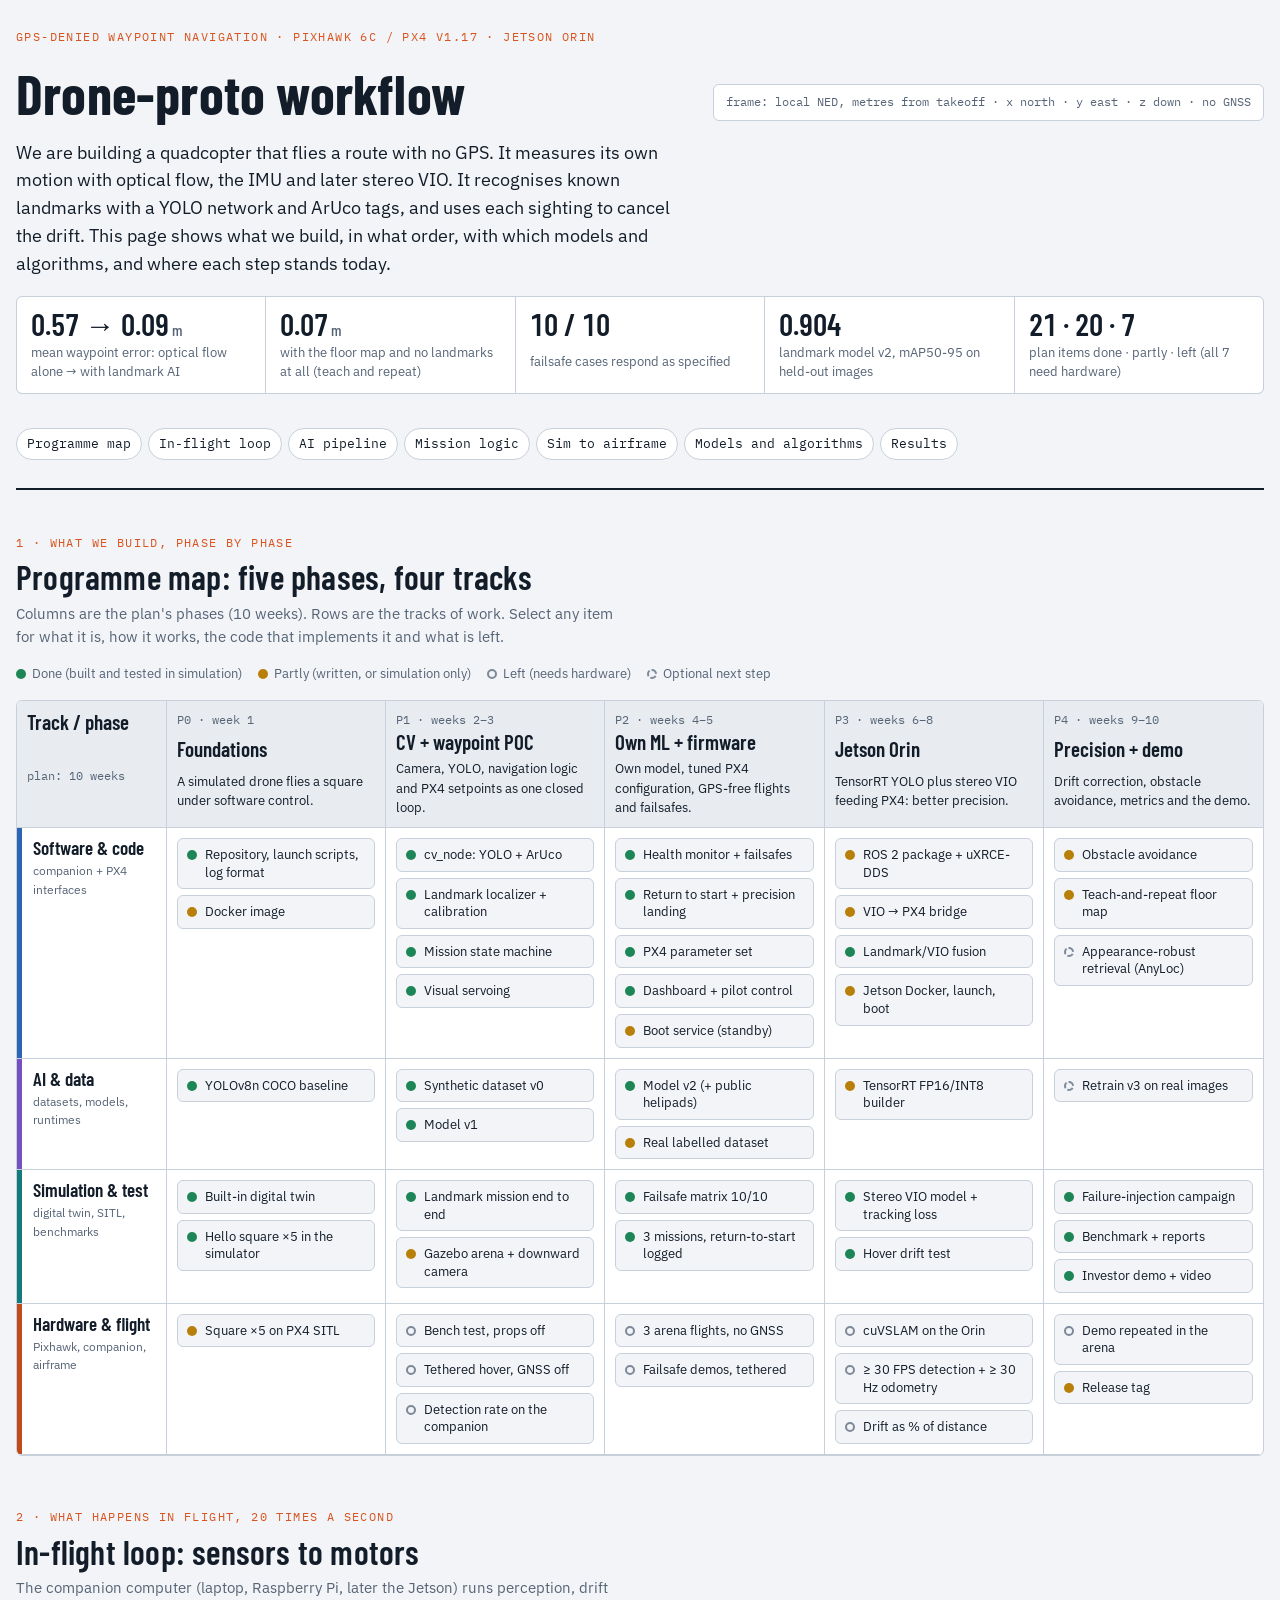
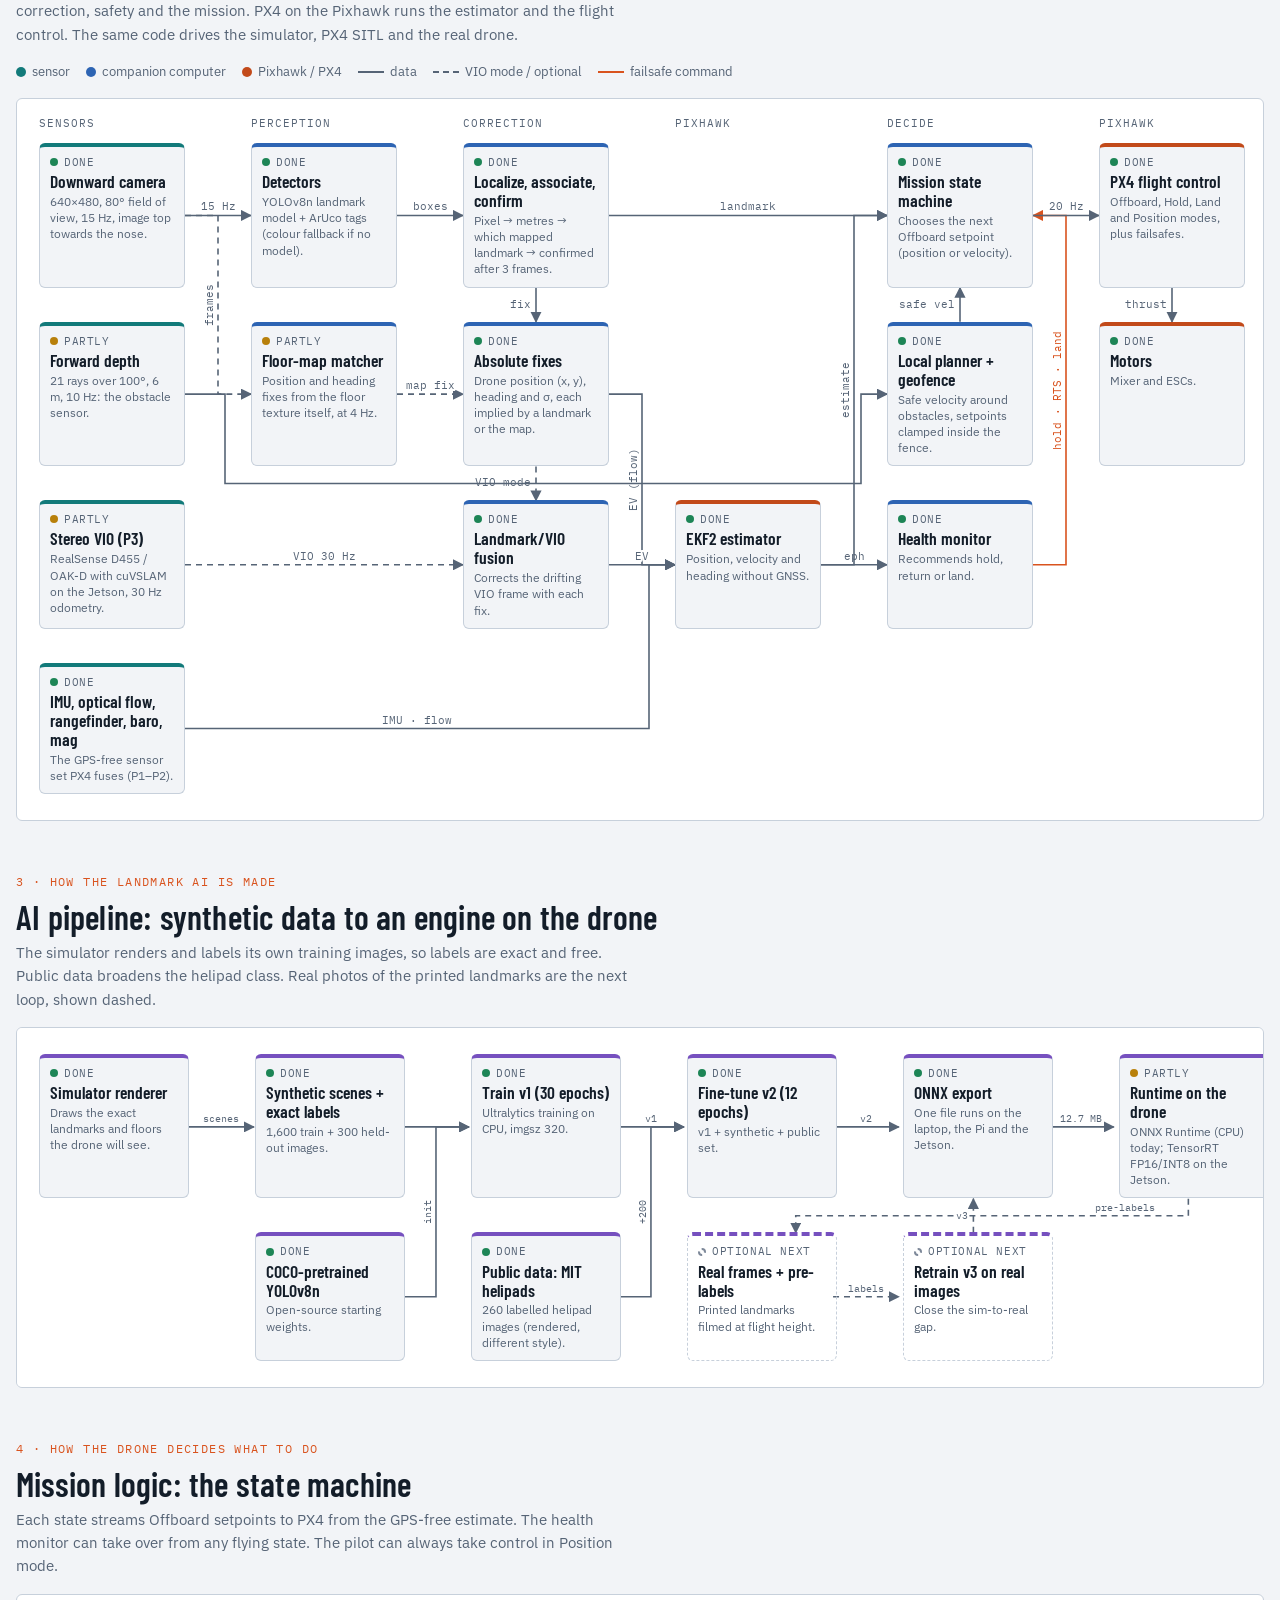
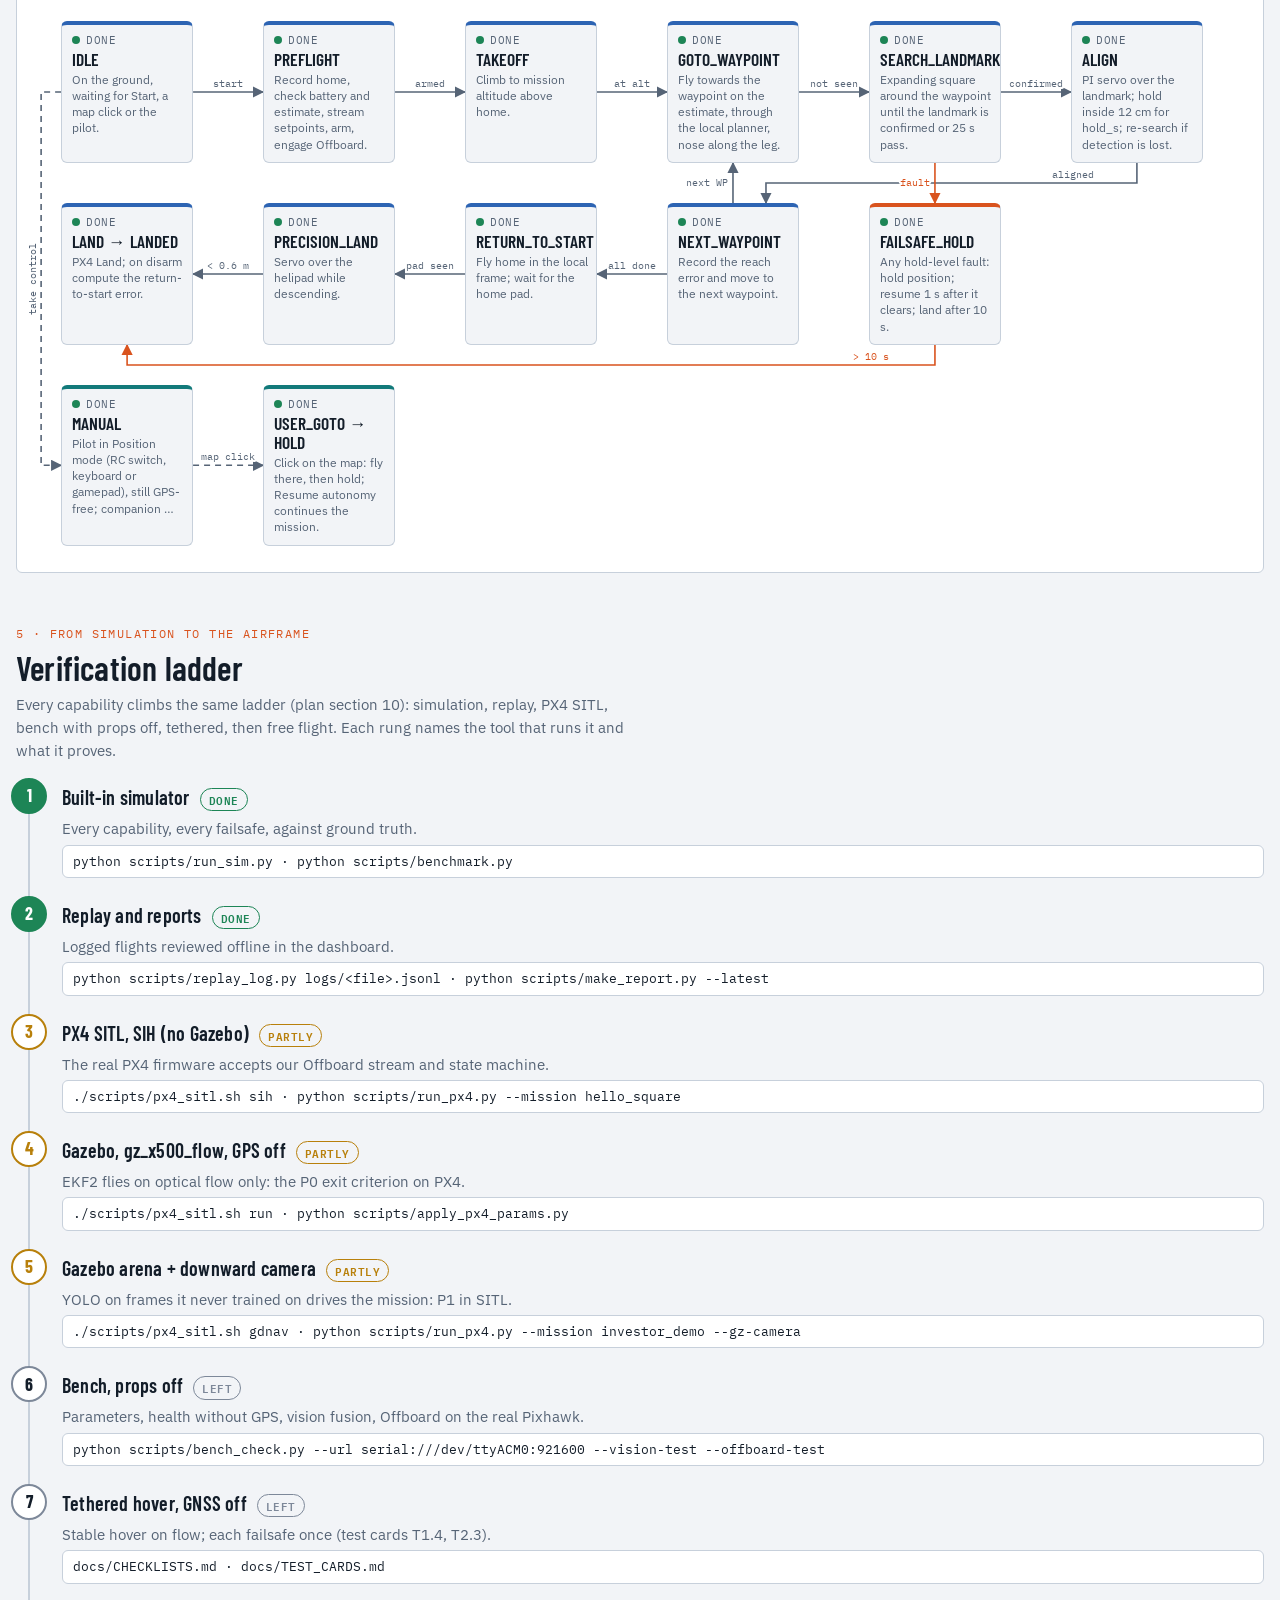
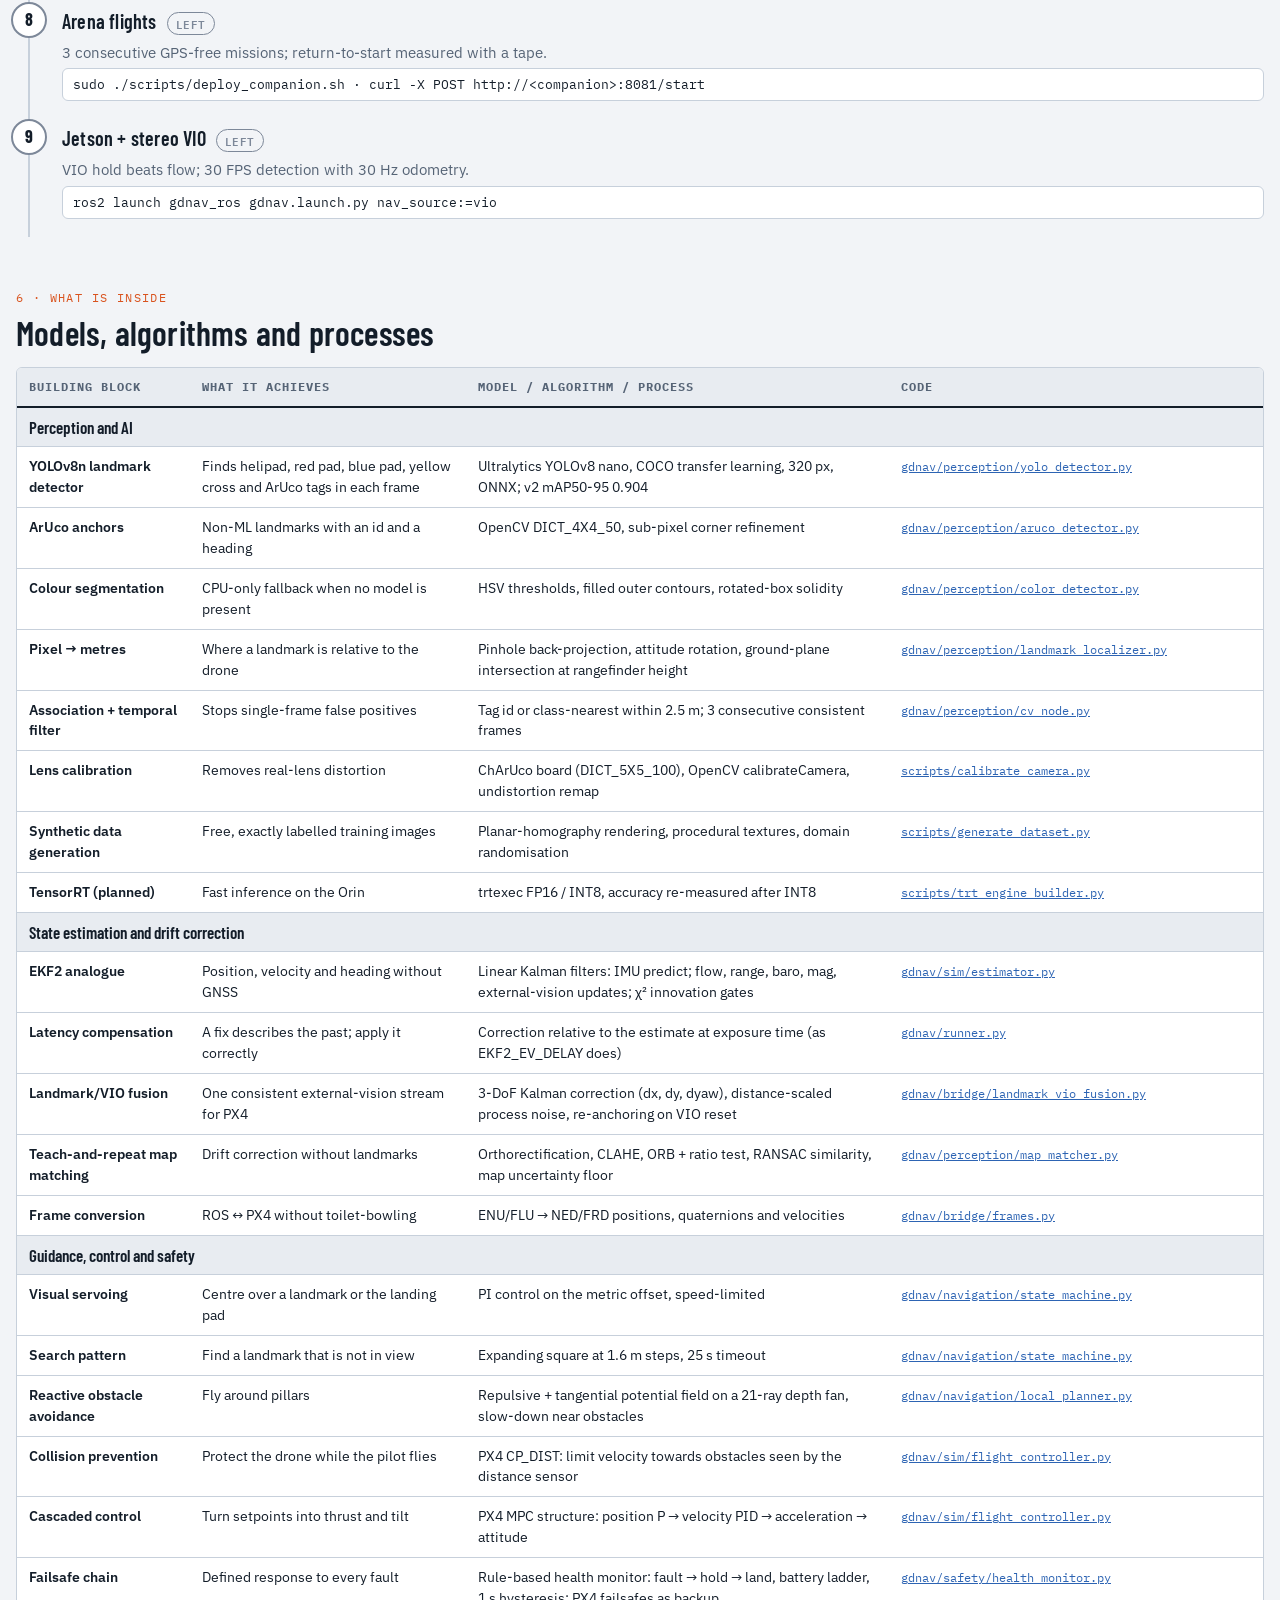
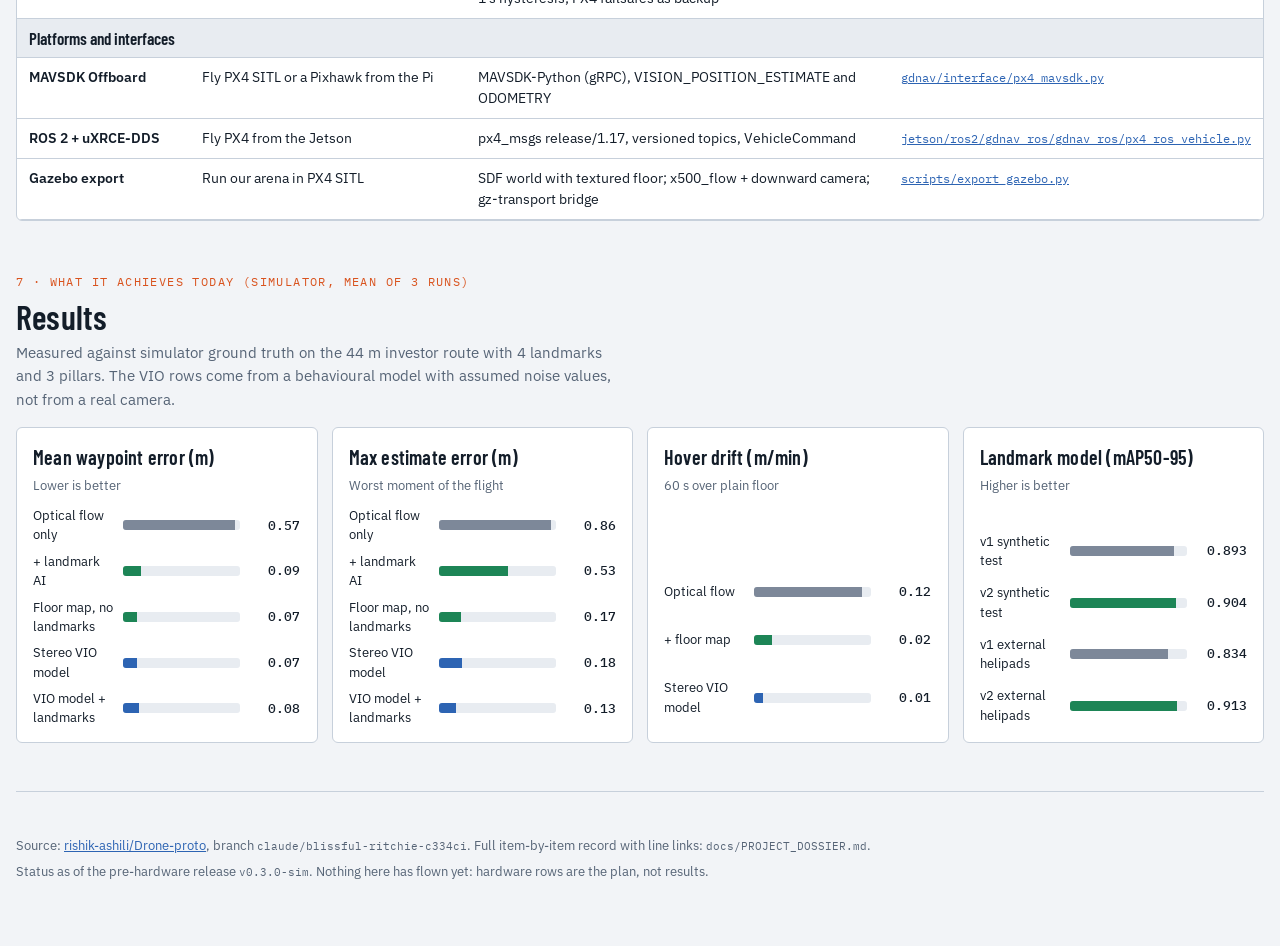
<file: docs/workflow.html>
<!doctype html>
<!-- Standalone copy of the interactive workflow map. Open this file in a browser. -->
<html lang="en">
<head>
<meta charset="utf-8">
<meta name="viewport" content="width=device-width, initial-scale=1, viewport-fit=cover">
</head>
<body>
<title>Drone-proto Workflow</title>
<meta name="claude:viewport-fit-sides" content="cover">
<link rel="preconnect" href="https://fonts.googleapis.com">
<link rel="preconnect" href="https://fonts.gstatic.com" crossorigin>
<link rel="stylesheet" href="https://fonts.googleapis.com/css2?family=Barlow+Condensed:wght@500;600;700&family=IBM+Plex+Sans:wght@400;500;600&family=IBM+Plex+Mono:wght@400;500&display=swap">
<style>
/* Layout: a flight-test engineering sheet. Wide diagram bands with an instrument-panel feel,
   numbered sections only where the order is real (phases, verification ladder). */
:root {
  --bg: #f2f4f7;
  --surface: #ffffff;
  --surface-2: #e8ecf1;
  --ink: #131d29;
  --muted: #566476;
  --line: #c7d0db;
  --accent: #d9531e;          /* hi-vis orange, as on airframes and safety gear */
  --accent-soft: #fbe3d7;
  --done: #1d8556;
  --partly: #b8800b;
  --left: #7d8899;
  --code: #2d64b3;
  --ai: #7650bf;
  --sim: #127a7a;
  --hw: #c24a1a;
  --font-display: "Barlow Condensed", "Arial Narrow", "Roboto Condensed", sans-serif;
  --font-body: "IBM Plex Sans", "Segoe UI", Roboto, Helvetica, Arial, sans-serif;
  --font-mono: "IBM Plex Mono", ui-monospace, SFMono-Regular, Menlo, Consolas, monospace;
  --radius: 6px;
}
@media (prefers-color-scheme: dark) {
  :root:not([data-theme="light"]) {
    --bg: #0d131a; --surface: #151e28; --surface-2: #1c2733; --ink: #e3e9f0; --muted: #94a2b3;
    --line: #2b3847; --accent: #ff7b40; --accent-soft: #3a2318; --done: #3cc283; --partly: #e3ad3c;
    --left: #6f7b8c; --code: #6aa0ef; --ai: #a989ec; --sim: #3fc0bf; --hw: #ff8a55; color-scheme: dark;
  }
}
:root[data-theme="dark"] {
  --bg: #0d131a; --surface: #151e28; --surface-2: #1c2733; --ink: #e3e9f0; --muted: #94a2b3;
  --line: #2b3847; --accent: #ff7b40; --accent-soft: #3a2318; --done: #3cc283; --partly: #e3ad3c;
  --left: #6f7b8c; --code: #6aa0ef; --ai: #a989ec; --sim: #3fc0bf; --hw: #ff8a55; color-scheme: dark;
}
* { box-sizing: border-box; }
body { background: var(--bg); color: var(--ink); font-family: var(--font-body); font-size: 15px; line-height: 1.55; margin: 0; }
.wrap { max-width: 1280px; margin: 0 auto; padding-left: max(16px, env(safe-area-inset-left, 0px)); padding-right: max(16px, env(safe-area-inset-right, 0px)); padding-block: 28px 64px; }
h1, h2, h3 { font-family: var(--font-display); text-wrap: balance; margin: 0; letter-spacing: .2px; }
h1 { font-size: clamp(34px, 6vw, 56px); font-weight: 700; line-height: 1; }
h2 { font-size: clamp(26px, 3.4vw, 34px); font-weight: 600; line-height: 1.1; }
h3 { font-size: 20px; font-weight: 600; }
p { margin: 0; max-width: 68ch; }
a { color: var(--code); }
[hidden] { display: none !important; }
code, .mono { font-family: var(--font-mono); font-size: .86em; }
.eyebrow { font-family: var(--font-mono); font-size: 12px; letter-spacing: 1.4px; text-transform: uppercase; color: var(--accent); }
.muted { color: var(--muted); }

/* header */
.hero { display: grid; gap: 18px; padding-bottom: 28px; border-bottom: 2px solid var(--ink); }
.hero-top { display: flex; flex-wrap: wrap; gap: 12px 28px; align-items: end; justify-content: space-between; }
.hero p.lede { font-size: 18px; max-width: 62ch; }
.frame-note { font-family: var(--font-mono); font-size: 12px; color: var(--muted); border: 1px solid var(--line); border-radius: var(--radius); padding: 8px 12px; background: var(--surface); }
.kpis { display: grid; grid-template-columns: repeat(auto-fit, minmax(170px, 1fr)); gap: 1px; background: var(--line); border: 1px solid var(--line); border-radius: var(--radius); overflow: hidden; }
.kpi { background: var(--surface); padding: 12px 14px; display: grid; gap: 2px; min-width: 0; }
.kpi b { font-family: var(--font-display); font-size: 30px; font-weight: 600; font-variant-numeric: tabular-nums; line-height: 1.05; }
.kpi span { font-size: 12.5px; color: var(--muted); }
.kpi b small { font-size: 16px; color: var(--muted); font-weight: 500; }

nav.toc { display: flex; flex-wrap: wrap; gap: 6px; padding-block: 16px 0; }
nav.toc a { font-family: var(--font-mono); font-size: 12.5px; text-decoration: none; color: var(--ink); border: 1px solid var(--line); background: var(--surface); padding: 5px 10px; border-radius: 999px; }
nav.toc a:hover, nav.toc a:focus-visible { border-color: var(--accent); color: var(--accent); outline: none; }

section.band { padding-block: 44px 8px; display: grid; gap: 16px; scroll-margin-top: 12px; }
.band-head { display: grid; gap: 6px; }
.legend { display: flex; flex-wrap: wrap; gap: 8px 16px; font-size: 13px; color: var(--muted); align-items: center; }
.legend i { display: inline-block; width: 10px; height: 10px; border-radius: 50%; margin-right: 6px; vertical-align: -1px; }
.legend .ln { display: inline-block; width: 26px; height: 0; border-top: 2px solid var(--muted); margin-right: 6px; vertical-align: 3px; }
.legend .ln.dash { border-top-style: dashed; }
.legend .ln.alert { border-top-color: var(--accent); }
.s-done { background: var(--done); } .s-partly { background: var(--partly); } .s-left { background: transparent; border: 2px solid var(--left); }
.s-next { background: transparent; border: 2px dashed var(--left); }

/* programme map */
.prog-scroll { overflow-x: auto; border: 1px solid var(--line); border-radius: var(--radius); background: var(--surface); }
.prog { display: grid; grid-template-columns: 150px repeat(5, minmax(190px, 1fr)); min-width: 1100px; }
.prog > div { border-right: 1px solid var(--line); border-bottom: 1px solid var(--line); padding: 10px; min-width: 0; }
.prog > div:nth-child(6n) { border-right: 0; }
.prog .ph { background: var(--surface-2); display: grid; gap: 2px; }
.prog .ph b { font-family: var(--font-display); font-size: 21px; font-weight: 600; line-height: 1.05; }
.prog .ph span { font-family: var(--font-mono); font-size: 11.5px; color: var(--muted); }
.prog .ph .goal { font-family: var(--font-body); font-size: 12.5px; color: var(--ink); margin-top: 4px; }
.prog .lane { display: grid; align-content: start; gap: 4px; position: relative; padding-left: 16px; }
.prog .lane::before { content: ""; position: absolute; left: 0; top: 0; bottom: 0; width: 5px; background: var(--lane); }
.prog .lane b { font-family: var(--font-display); font-size: 19px; font-weight: 600; line-height: 1.05; }
.prog .lane span { font-size: 12px; color: var(--muted); }
.cell { display: grid; align-content: start; gap: 6px; }
.chip { display: flex; gap: 8px; align-items: flex-start; text-align: left; width: 100%; font: inherit; font-size: 13px; line-height: 1.35; color: var(--ink); background: var(--bg); border: 1px solid var(--line); border-radius: var(--radius); padding: 7px 9px; cursor: pointer; }
.chip:hover { border-color: var(--ink); }
.chip:focus-visible, .node:focus-visible { outline: 2px solid var(--accent); outline-offset: 2px; }
.chip i { flex: none; width: 10px; height: 10px; border-radius: 50%; margin-top: 4px; }
.chip.sel, .node.sel { border-color: var(--accent); box-shadow: 0 0 0 2px var(--accent-soft); }

/* diagrams */
.dg-scroll { overflow-x: auto; border: 1px solid var(--line); border-radius: var(--radius); background: var(--surface); }
.dg { position: relative; display: grid; padding: 26px 22px; justify-content: start; }
.dg svg.edges { position: absolute; inset: 0; width: 100%; height: 100%; pointer-events: none; overflow: visible; }
.dg .edge { fill: none; stroke: var(--muted); stroke-width: 1.6; }
.dg .edge.dash { stroke-dasharray: 6 5; }
.dg .edge.alert { stroke: var(--accent); }
.dg .elabel { font-family: var(--font-mono); font-size: 10.5px; fill: var(--muted); paint-order: stroke; stroke: var(--surface); stroke-width: 4px; stroke-linejoin: round; }
.dg .elabel.alert { fill: var(--accent); }
.dg .marker { fill: var(--muted); } .dg .marker.alert { fill: var(--accent); }
.node { position: relative; z-index: 1; text-align: left; font: inherit; color: var(--ink); background: var(--bg); border: 1px solid var(--line); border-top: 4px solid var(--kind, var(--line)); border-radius: var(--radius); padding: 8px 10px 9px; cursor: pointer; display: grid; gap: 3px; align-content: start; min-width: 0; }
.node:hover { border-color: var(--ink); border-top-color: var(--kind, var(--ink)); }
.node b { font-family: var(--font-display); font-size: 17.5px; font-weight: 600; line-height: 1.08; }
.node span { font-size: 12px; color: var(--muted); line-height: 1.35; }
.node .tag { font-family: var(--font-mono); font-size: 10.5px; letter-spacing: .6px; text-transform: uppercase; color: var(--muted); display: flex; align-items: center; gap: 6px; }
.node .tag i { width: 8px; height: 8px; border-radius: 50%; }
.node.future { border-style: dashed; background: transparent; }
.k-sensor { --kind: var(--sim); } .k-companion { --kind: var(--code); } .k-px4 { --kind: var(--hw); } .k-ai { --kind: var(--ai); }
.k-state { --kind: var(--code); } .k-fail { --kind: var(--accent); } .k-op { --kind: var(--sim); }
.grouplabel { position: absolute; z-index: 0; font-family: var(--font-mono); font-size: 11px; letter-spacing: 1px; text-transform: uppercase; color: var(--muted); }

/* ladder */
.ladder { display: grid; gap: 0; border-left: 2px solid var(--line); margin-left: 12px; }
.rung { display: grid; grid-template-columns: 34px minmax(0, 1fr); gap: 14px; padding: 0 0 18px; position: relative; }
.rung .num { position: relative; left: -19px; width: 36px; height: 36px; border-radius: 50%; display: grid; place-items: center; font-family: var(--font-display); font-weight: 700; font-size: 18px; background: var(--surface); border: 2px solid var(--left); color: var(--ink); }
.rung.done .num { background: var(--done); border-color: var(--done); color: var(--surface); }
.rung.partly .num { border-color: var(--partly); color: var(--partly); }
.rung .body { display: grid; gap: 4px; padding-top: 4px; margin-left: -16px; }
.rung .body h3 { display: flex; flex-wrap: wrap; gap: 6px 10px; align-items: baseline; }
.pill { font-family: var(--font-mono); font-size: 11px; letter-spacing: .5px; text-transform: uppercase; padding: 2px 8px; border-radius: 999px; border: 1px solid currentColor; }
.pill.done { color: var(--done); } .pill.partly { color: var(--partly); } .pill.left { color: var(--left); }
.rung .cmd { font-family: var(--font-mono); font-size: 12.5px; background: var(--surface); border: 1px solid var(--line); border-radius: var(--radius); padding: 6px 10px; overflow-x: auto; white-space: nowrap; max-width: 100%; }

/* catalogue */
.cat-scroll { overflow-x: auto; border: 1px solid var(--line); border-radius: var(--radius); background: var(--surface); }
table.cat { border-collapse: collapse; width: 100%; min-width: 860px; font-size: 13.5px; }
table.cat th { text-align: left; font-family: var(--font-mono); font-size: 11.5px; letter-spacing: 1px; text-transform: uppercase; color: var(--muted); padding: 10px 12px; border-bottom: 2px solid var(--ink); background: var(--surface-2); }
table.cat td { padding: 9px 12px; border-bottom: 1px solid var(--line); vertical-align: top; }
table.cat td:first-child { font-weight: 600; }
table.cat tr.group td { background: var(--surface-2); font-family: var(--font-display); font-size: 17px; font-weight: 600; padding-block: 6px; }
table.cat code { white-space: nowrap; }

.results { display: grid; grid-template-columns: repeat(auto-fit, minmax(260px, 1fr)); gap: 14px; }
.res { background: var(--surface); border: 1px solid var(--line); border-radius: var(--radius); padding: 14px 16px; display: grid; gap: 10px; min-width: 0; }
.bars { display: grid; gap: 7px; }
.bar { display: grid; grid-template-columns: minmax(0, 1.4fr) minmax(0, 2fr) 52px; gap: 8px; align-items: center; font-size: 12.5px; }
.bar .track { height: 10px; background: var(--surface-2); border-radius: 3px; overflow: hidden; }
.bar .fill { height: 100%; background: var(--code); }
.bar .fill.base { background: var(--left); }
.bar .fill.good { background: var(--done); }
.bar b { font-family: var(--font-mono); font-weight: 500; font-variant-numeric: tabular-nums; text-align: right; font-size: 12.5px; }

/* detail panel */
.detail { position: fixed; z-index: 30; right: max(16px, env(safe-area-inset-right, 0px)); bottom: calc(16px + env(safe-area-inset-bottom, 0px)); width: min(440px, calc(100vw - 32px)); max-height: min(72vh, 640px); overflow-y: auto; background: var(--surface); border: 1px solid var(--ink); border-radius: var(--radius); box-shadow: 0 14px 40px rgba(10, 20, 30, .22); padding: 16px 18px 18px; display: grid; gap: 10px; }
.detail header { display: flex; gap: 10px; align-items: flex-start; justify-content: space-between; }
.detail h3 { font-size: 24px; line-height: 1.05; }
.detail .close { font: inherit; font-size: 13px; border: 1px solid var(--line); background: var(--bg); color: var(--ink); border-radius: var(--radius); padding: 4px 10px; cursor: pointer; }
.detail .close:focus-visible { outline: 2px solid var(--accent); }
.detail dl { margin: 0; display: grid; gap: 8px; }
.detail dt { font-family: var(--font-mono); font-size: 11px; letter-spacing: 1px; text-transform: uppercase; color: var(--muted); }
.detail dd { margin: 0; font-size: 14px; }
.detail ul { margin: 0; padding-left: 18px; display: grid; gap: 3px; }
.detail li { font-size: 13.5px; }
.detail .codes a { font-family: var(--font-mono); font-size: 12.5px; word-break: break-all; }
.hint { font-size: 13px; color: var(--muted); }
footer { padding-block: 44px 0; color: var(--muted); font-size: 13px; display: grid; gap: 6px; border-top: 1px solid var(--line); margin-top: 40px; }
@media (max-width: 720px) {
  .hero p.lede { font-size: 16px; }
  .detail { left: max(16px, env(safe-area-inset-left, 0px)); width: auto; max-height: 60vh; }
}
@media (prefers-reduced-motion: no-preference) {
  .detail { animation: rise .18s ease-out; }
  @keyframes rise { from { transform: translateY(10px); opacity: .6; } to { transform: none; opacity: 1; } }
}
</style>

<div class="wrap">
  <header class="hero">
    <div class="eyebrow">GPS-denied waypoint navigation · Pixhawk 6C / PX4 v1.17 · Jetson Orin</div>
    <div class="hero-top">
      <h1>Drone-proto workflow</h1>
      <div class="frame-note">frame: local NED, metres from takeoff · x north · y east · z down · no GNSS</div>
    </div>
    <p class="lede">We are building a quadcopter that flies a route with no GPS. It measures its own motion with optical flow, the IMU and later stereo VIO. It recognises known landmarks with a YOLO network and ArUco tags, and uses each sighting to cancel the drift. This page shows what we build, in what order, with which models and algorithms, and where each step stands today.</p>
    <div class="kpis" aria-label="Headline results from the simulator">
      <div class="kpi"><b>0.57 → 0.09<small> m</small></b><span>mean waypoint error: optical flow alone → with landmark AI</span></div>
      <div class="kpi"><b>0.07<small> m</small></b><span>with the floor map and no landmarks at all (teach and repeat)</span></div>
      <div class="kpi"><b>10 / 10</b><span>failsafe cases respond as specified</span></div>
      <div class="kpi"><b>0.904</b><span>landmark model v2, mAP50-95 on held-out images</span></div>
      <div class="kpi"><b>21 · 20 · 7</b><span>plan items done · partly · left (all 7 need hardware)</span></div>
    </div>
    <nav class="toc" aria-label="Sections">
      <a href="#programme">Programme map</a><a href="#flight-loop">In-flight loop</a><a href="#ai-pipeline">AI pipeline</a>
      <a href="#mission-logic">Mission logic</a><a href="#ladder">Sim to airframe</a><a href="#algorithms">Models and algorithms</a><a href="#results">Results</a>
    </nav>
  </header>

  <section class="band" id="programme">
    <div class="band-head">
      <div class="eyebrow">1 · What we build, phase by phase</div>
      <h2>Programme map: five phases, four tracks</h2>
      <p class="muted">Columns are the plan's phases (10 weeks). Rows are the tracks of work. Select any item for what it is, how it works, the code that implements it and what is left.</p>
    </div>
    <div class="legend"><span><i class="s-done"></i>Done (built and tested in simulation)</span><span><i class="s-partly"></i>Partly (written, or simulation only)</span><span><i class="s-left"></i>Left (needs hardware)</span><span><i class="s-next"></i>Optional next step</span></div>
    <div class="prog-scroll"><div class="prog" id="prog"></div></div>
  </section>

  <section class="band" id="flight-loop">
    <div class="band-head">
      <div class="eyebrow">2 · What happens in flight, 20 times a second</div>
      <h2>In-flight loop: sensors to motors</h2>
      <p class="muted">The companion computer (laptop, Raspberry Pi, later the Jetson) runs perception, drift correction, safety and the mission. PX4 on the Pixhawk runs the estimator and the flight control. The same code drives the simulator, PX4 SITL and the real drone.</p>
    </div>
    <div class="legend"><span><i style="background:var(--sim)"></i>sensor</span><span><i style="background:var(--code)"></i>companion computer</span><span><i style="background:var(--hw)"></i>Pixhawk / PX4</span><span><span class="ln"></span>data</span><span><span class="ln dash"></span>VIO mode / optional</span><span><span class="ln alert"></span>failsafe command</span></div>
    <div class="dg-scroll"><div class="dg" id="dg-loop" style="--cw: 146px; --cg: 66px; --rg: 34px;"></div></div>
  </section>

  <section class="band" id="ai-pipeline">
    <div class="band-head">
      <div class="eyebrow">3 · How the landmark AI is made</div>
      <h2>AI pipeline: synthetic data to an engine on the drone</h2>
      <p class="muted">The simulator renders and labels its own training images, so labels are exact and free. Public data broadens the helipad class. Real photos of the printed landmarks are the next loop, shown dashed.</p>
    </div>
    <div class="dg-scroll"><div class="dg" id="dg-ai" style="--cw: 150px; --cg: 66px; --rg: 34px;"></div></div>
  </section>

  <section class="band" id="mission-logic">
    <div class="band-head">
      <div class="eyebrow">4 · How the drone decides what to do</div>
      <h2>Mission logic: the state machine</h2>
      <p class="muted">Each state streams Offboard setpoints to PX4 from the GPS-free estimate. The health monitor can take over from any flying state. The pilot can always take control in Position mode.</p>
    </div>
    <div class="dg-scroll"><div class="dg" id="dg-sm" style="--cw: 132px; --cg: 70px; --rg: 40px; padding-left: 44px;"></div></div>
  </section>

  <section class="band" id="ladder">
    <div class="band-head">
      <div class="eyebrow">5 · From simulation to the airframe</div>
      <h2>Verification ladder</h2>
      <p class="muted">Every capability climbs the same ladder (plan section 10): simulation, replay, PX4 SITL, bench with props off, tethered, then free flight. Each rung names the tool that runs it and what it proves.</p>
    </div>
    <div class="ladder" id="ladder-list"></div>
  </section>

  <section class="band" id="algorithms">
    <div class="band-head">
      <div class="eyebrow">6 · What is inside</div>
      <h2>Models, algorithms and processes</h2>
    </div>
    <div class="cat-scroll"><table class="cat" id="cat"></table></div>
  </section>

  <section class="band" id="results">
    <div class="band-head">
      <div class="eyebrow">7 · What it achieves today (simulator, mean of 3 runs)</div>
      <h2>Results</h2>
      <p class="muted">Measured against simulator ground truth on the 44 m investor route with 4 landmarks and 3 pillars. The VIO rows come from a behavioural model with assumed noise values, not from a real camera.</p>
    </div>
    <div class="results" id="results-grid"></div>
  </section>

  <footer>
    <div>Source: <a href="https://github.com/rishik-ashili/Drone-proto/tree/claude/blissful-ritchie-c334ci" target="_blank" rel="noopener">rishik-ashili/Drone-proto</a>, branch <code>claude/blissful-ritchie-c334ci</code>. Full item-by-item record with line links: <code>docs/PROJECT_DOSSIER.md</code>.</div>
    <div>Status as of the pre-hardware release <code>v0.3.0-sim</code>. Nothing here has flown yet: hardware rows are the plan, not results.</div>
  </footer>
</div>

<aside class="detail" id="detail" hidden aria-live="polite" aria-labelledby="detail-title">
  <header><div><div class="eyebrow" id="detail-kind"></div><h3 id="detail-title"></h3></div><button class="close" id="detail-close" type="button">Close</button></header>
  <dl id="detail-body"></dl>
</aside>

<script>
const REPO = "https://github.com/rishik-ashili/Drone-proto/blob/claude/blissful-ritchie-c334ci/";
const STATUS = { done: "Done", partly: "Partly", left: "Left", next: "Optional next" };
const SCOLOR = { done: "var(--done)", partly: "var(--partly)", left: "transparent", next: "transparent" };

// ------------------------------------------------------------------ data: every block
// what = what it is, how = model / algorithm / process, code = files, left = what remains, num = measured
const D = {
  // programme ----------------------------------------------------------------
  repo: { t: "Repository, launch scripts, log format", s: "done", what: "One Python package (gdnav) with run, dashboard, benchmark and PX4 scripts, and a JSON Lines log shared by every phase.", how: "Every run writes meta, tick (20 Hz), event and summary records. Reports and replay read the same file.", code: ["gdnav/common/logger.py", "scripts/run_sim.py", "scripts/run_dashboard.py", "Makefile"] },
  docker: { t: "Docker image", s: "partly", what: "Container for the simulator and dashboard.", how: "python:3.11-slim plus requirements; serves the dashboard on port 8080.", code: ["docker/Dockerfile"], left: "Build it once on your machine (no Docker daemon in the build environment)." },
  twin: { t: "Built-in digital twin", s: "done", what: "Physics, sensors, estimator and PX4-style controller, so the companion code can fly before any hardware exists.", how: "200 Hz rigid-body quadrotor with drag and wind. Sensors carry noise and biases (flow scale error, magnetometer bias). An EKF2 analogue drives a cascaded controller from the estimate, never the truth.", code: ["gdnav/sim/sim_vehicle.py", "gdnav/sim/quadrotor.py", "gdnav/sim/sensors.py", "gdnav/sim/estimator.py", "gdnav/sim/flight_controller.py"] },
  square: { t: "Hello square ×5 in the simulator", s: "done", what: "Phase 0 exit criterion: 5 consecutive square flights, every waypoint within 0.5 m.", how: "Offboard position and velocity setpoints in the local frame.", code: ["missions/hello_square.yaml", "scripts/benchmark.py", "tests/test_missions.py"], num: "5/5 runs, worst reach error 0.35 m" },
  sitl0: { t: "Square ×5 on PX4 SITL", s: "partly", what: "The same mission on the real PX4 firmware: SIH first, then Gazebo gz_x500_flow with GPS disabled.", how: "MAVSDK Offboard backend; airframe 4021 (x500 with optical flow and LW20 rangefinder).", code: ["scripts/px4_sitl.sh", "scripts/run_px4.py", "gdnav/interface/px4_mavsdk.py", "docs/GAZEBO.md"], left: "Run docs/GAZEBO.md steps 1–2 on Ubuntu 22.04/24.04." },
  coco: { t: "YOLOv8n COCO baseline", s: "done", what: "Open-source pretrained detector used as the starting point.", how: "Ultralytics YOLOv8 nano, 3.1 M parameters, COCO weights from the Ultralytics release.", code: ["scripts/download_models.py"] },
  cvnode: { t: "cv_node: YOLO + ArUco", s: "done", what: "Per-frame perception: detections with confidence and timestamp.", how: "YOLOv8n (ONNX, 320 px letterbox, NMS) plus OpenCV ArUco DICT_4X4_50 with sub-pixel corners. A decoded tag supersedes YOLO's tag box.", code: ["gdnav/perception/cv_node.py", "gdnav/perception/yolo_detector.py", "gdnav/perception/aruco_detector.py"], num: "17.5–28 ms per frame on a 4-core laptop CPU" },
  localizer: { t: "Landmark localizer + calibration", s: "done", what: "Turns a pixel into metres: where the landmark is relative to the drone.", how: "Back-project the pixel through K, rotate by the estimated attitude, intersect the ground at rangefinder height. ArUco corners also give heading. ChArUco calibration feeds an undistortion remap.", code: ["gdnav/perception/landmark_localizer.py", "scripts/calibrate_camera.py"], num: "fix error under 1 cm on rendered frames; under 5 cm through strong lens distortion once calibrated", left: "Calibrate the real camera." },
  statem: { t: "Mission state machine", s: "done", what: "TAKEOFF → GOTO → SEARCH → ALIGN → NEXT → RETURN → PRECISION LAND → LAND.", how: "One handler per state, 20 Hz, using only the estimate and confirmed landmarks. Section 4 shows the diagram.", code: ["gdnav/navigation/state_machine.py", "gdnav/navigation/mission.py"] },
  servo: { t: "Visual servoing", s: "done", what: "Centres the drone over a landmark before confirming the waypoint.", how: "PI control on the metric offset, speed-limited to 0.6 m/s; holds for hold_s inside 12 cm.", code: ["gdnav/navigation/state_machine.py"], num: "mean waypoint reach error 0.08–0.10 m" },
  dsv0: { t: "Synthetic dataset v0", s: "done", what: "1,600 training + 300 held-out images with exact labels.", how: "Domain randomisation: floor type, colour cast, light 0.35–1.35, height 1–4.5 m, tilt ±12°, motion blur, defocus, JPEG, distractor shapes.", code: ["scripts/generate_dataset.py"] },
  v1: { t: "Model v1", s: "done", what: "Custom landmark detector: helipad, pad_red, pad_blue, cross_yellow, aruco_tag.", how: "Transfer learning from COCO YOLOv8n, 30 epochs on CPU, exported to ONNX opset 12.", code: ["scripts/train_landmark_model.py", "models/v1/landmarks_yolov8n.json"], num: "P 0.973 · R 0.984 · mAP50 0.994 · mAP50-95 0.893" },
  e2e: { t: "Landmark mission end to end", s: "done", what: "Detection drives the state machine through every waypoint, around three pillars, back home, precision landing.", how: "investor_demo: 4 landmarks, 3 obstacles, 44 m.", code: ["missions/investor_demo.yaml", "tests/test_missions.py"], num: "4/4 landmarks; return-to-start error 0.02–0.07 m" },
  gzarena: { t: "Gazebo arena + downward camera", s: "partly", what: "The same arena and landmarks inside Gazebo, with perception on Gazebo-rendered frames.", how: "World exported to SDF with the floor texture as albedo. x500_flow plus a 640×480, 80° downward camera on /gdnav/down_camera/image, read through gz-transport.", code: ["scripts/export_gazebo.py", "gazebo/models/x500_flow_cam_down/model.sdf", "gdnav/interface/gz_camera.py"], left: "Run docs/GAZEBO.md step 3." },
  bench: { t: "Bench test, props off", s: "left", what: "Setpoints verified on the real Pixhawk.", how: "Parameter diff, health without GPS, rangefinder, vision fusion, then arm and Offboard for 3 s.", code: ["scripts/bench_check.py"], left: "Pixhawk 6C on USB; type PROPS OFF to confirm." },
  tether: { t: "Tethered hover, GNSS off", s: "left", what: "First hover on optical flow only.", how: "Checklists section D; pass when eph stays under 0.3 m for 60 s.", code: ["docs/CHECKLISTS.md", "docs/TEST_CARDS.md"], left: "Airframe, flow sensor, rangefinder, tether." },
  rate: { t: "Detection rate on the companion", s: "left", what: "Measured FPS and latency on the Raspberry Pi-class board.", how: "Full cv_node timing per resolution and thread count.", code: ["scripts/benchmark_perception.py"], left: "Run on the board you choose." },
  health: { t: "Health monitor + failsafes", s: "done", what: "Watches link, battery, camera, estimate quality, geofence, VIO and PX4 failsafes.", how: "Rule chain: fault → HOLD → LAND after 10 s; battery → return at 25 %, land at 15 %; 1 s hysteresis before resuming.", code: ["gdnav/safety/health_monitor.py"], num: "10/10 failsafe cases; camera covered → hold in 0.05 s" },
  rts: { t: "Return to start + precision landing", s: "done", what: "Flies home in the local frame (PX4's Return needs GPS) and lands on the helipad.", how: "Fly home, wait up to 8 s for the pad, servo over it while descending, land below 0.6 m.", code: ["gdnav/navigation/state_machine.py"], num: "landing 0.02–0.08 m from the takeoff point" },
  params: { t: "PX4 parameter set", s: "done", what: "Version-controlled GPS-denied configuration.", how: "EKF2_GPS_CTRL 0, EKF2_OF_CTRL 1, range height, EKF2_EV_CTRL 9 (15 for VIO), offboard-loss Hold, battery Land, geofence Land. Names checked against the PX4 v1.17.0 source.", code: ["config/px4/gps_denied_flow.params", "scripts/apply_px4_params.py"], left: "Apply and verify on the vehicle in QGC." },
  dash: { t: "Dashboard + pilot control", s: "done", what: "Live 3D twin, onboard camera with AI boxes, accuracy chart, failure injection, keyboard/gamepad flying, click-to-go.", how: "Standard-library HTTP server (SSE at 10 Hz, MJPEG camera) and a three.js client.", code: ["gdnav/dashboard/server.py", "gdnav/dashboard/static/app.js"] },
  boot: { t: "Boot service (standby)", s: "partly", what: "Companion starts at power-up and never takes off on its own.", how: "systemd unit runs run_px4.py --standby; start through POST /start from the ground laptop.", code: ["deploy/systemd/gdnav-companion.service", "scripts/deploy_companion.sh", "scripts/run_px4.py"], left: "Install on the Pi or Jetson." },
  v2: { t: "Model v2 (+ public helipads)", s: "done", what: "v1 fine-tuned with 200 MIT-licensed helipad images in a different style.", how: "12 epochs from v1 on the merged set; promoted only after beating v1 on box accuracy on both test sets.", code: ["scripts/merge_datasets.py", "scripts/fetch_public_datasets.py", "models/MODEL_CARD.md"], num: "mAP50-95 0.904 (synthetic) · 0.913 on external helipads (v1: 0.834)" },
  realds: { t: "Real labelled dataset", s: "partly", what: "Photos of the printed landmarks at flight height.", how: "Recorder saves frames with YOLO pre-labels, which you correct in CVAT or Label Studio. Merge by class name, then retrain.", code: ["scripts/record_dataset.py", "scripts/make_printables.py"], left: "Capture on several days, floors and lights." },
  fsmatrix: { t: "Failsafe matrix 10/10", s: "done", what: "Every injected fault produces its specified response.", how: "Camera covered or dropped, link loss, low battery, persistent camera fault, featureless floor, false detections, dim light, VIO loss, wind gust.", code: ["scripts/benchmark.py", "gdnav/sim/sim_vehicle.py"], num: "response times 0.05–1.55 s" },
  three: { t: "3 missions, return-to-start logged", s: "done", what: "Phase 2 exit criterion, in simulation.", how: "Three seeds of investor_demo with GNSS disabled.", code: ["docs/benchmark_results.md"], num: "4/4 landmarks each; return-to-start 0.02–0.07 m" },
  arena3: { t: "3 arena flights, no GNSS", s: "left", what: "Phase 2 exit criterion on the real drone.", how: "run_px4.py with the mission; measure the landing offset with a tape.", code: ["scripts/run_px4.py", "scripts/analyze_ulog.py"], left: "Hardware." },
  fstether: { t: "Failsafe demos, tethered", s: "left", what: "Each failsafe shown once on the real drone.", how: "Test cards T2.3: cover the lens, unplug TELEM2, low battery, decoy pad.", code: ["docs/TEST_CARDS.md"], left: "Hardware." },
  ros: { t: "ROS 2 package + uXRCE-DDS", s: "partly", what: "The mission node and a PX4 vehicle interface over px4_msgs for the Jetson.", how: "v1.17 topics (vehicle_status_v1, vehicle_local_position_v1, ...), Offboard heartbeat at 20 Hz, VehicleCommand for arm and modes.", code: ["jetson/ros2/gdnav_ros/gdnav_ros/px4_ros_vehicle.py", "jetson/ros2/gdnav_ros/gdnav_ros/mission_node.py", "gdnav/bridge/px4_ros_convert.py"], left: "colcon build and run on the Jetson (stub-tested so far)." },
  viobridge: { t: "VIO → PX4 bridge", s: "partly", what: "cuVSLAM odometry into PX4's estimator.", how: "ENU/FLU → NED/FRD position, quaternion and velocity conversion, published to /fmu/in/vehicle_visual_odometry.", code: ["gdnav/bridge/frames.py", "jetson/ros2/gdnav_ros/gdnav_ros/vio_bridge_node.py"], left: "Run with real topics." },
  viofusion: { t: "Landmark/VIO fusion", s: "done", what: "Landmark fixes correct the VIO frame before it reaches PX4, which accepts one external-vision stream.", how: "3-DoF Kalman filter (dx, dy, dyaw) whose process noise grows with distance. On a VIO reset it re-anchors to the flight controller's estimate.", code: ["gdnav/bridge/landmark_vio_fusion.py"], num: "estimate error max 0.13 m with VIO + landmarks" },
  jdocker: { t: "Jetson Docker, launch, boot", s: "partly", what: "Container with the Micro XRCE-DDS Agent, px4_msgs release/1.17, gdnav and the ROS package.", how: "Dockerfile with a base image you pick for your JetPack; launch file starts the agent and mission node.", code: ["docker/Dockerfile.jetson", "docker/docker-compose.jetson.yml", "jetson/ros2/gdnav_ros/launch/gdnav.launch.py"], left: "Build on the Jetson." },
  trt: { t: "TensorRT FP16/INT8 builder", s: "partly", what: "ONNX → TensorRT engine and a backend benchmark.", how: "trtexec with FP16 (INT8 with a calibration cache); re-measure accuracy after INT8.", code: ["scripts/trt_engine_builder.py"], left: "Run on the Jetson." },
  viomodel: { t: "Stereo VIO model + tracking loss", s: "done", what: "Phase 3 rehearsed in simulation.", how: "Behavioural cuVSLAM model: scale error, drift that grows with distance, heading drift, tracking loss with a reset counter.", code: ["gdnav/sim/vio.py"], num: "mean reach error 0.07 m on the VIO model" },
  hover: { t: "Hover drift test", s: "done", what: "Position-hold drift in m/min (plan section 10).", how: "60 s hover over plain floor, measured after 10 s of settling.", code: ["missions/hover_test.yaml", "scripts/benchmark.py"], num: "flow 0.12 · floor map 0.02 · VIO model 0.01 m/min" },
  cuvslam: { t: "cuVSLAM on the Orin", s: "left", what: "Real stereo VIO feeding PX4.", how: "Isaac ROS Visual SLAM with a RealSense D455 or OAK-D; Kalibr camera–IMU calibration.", code: ["jetson/README.md"], left: "Jetson + stereo camera." },
  rate30: { t: "≥ 30 FPS detection + ≥ 30 Hz odometry", s: "left", what: "Phase 3 exit criterion.", how: "TensorRT engine plus VIO running together without starving each other.", code: ["scripts/benchmark_perception.py"], left: "Hardware." },
  driftpct: { t: "Drift as % of distance", s: "left", what: "Phase 3 exit criterion.", how: "Compare the PX4 log and tape measurements over the standard route.", code: ["scripts/analyze_ulog.py"], left: "Hardware." },
  avoid: { t: "Obstacle avoidance", s: "partly", what: "Keeps the drone off pillars in autonomous and pilot flight.", how: "Reactive planner on a 21-ray forward depth fan (repulsion + tangential slide + slow-down), plus PX4-style Collision Prevention (CP_DIST 1 m) in Position mode.", code: ["gdnav/navigation/local_planner.py", "gdnav/sim/flight_controller.py"], num: "0 collisions in every run", left: "EGO-Planner with stereo depth (optional)." },
  tnr: { t: "Teach-and-repeat floor map", s: "partly", what: "Drift correction anywhere the floor has texture, without landmarks.", how: "Orthorectify each frame at the estimated pose, then CLAHE + ORB + RANSAC similarity against a mosaic taught on an earlier flight. Map fixes carry the map's own uncertainty.", code: ["gdnav/perception/map_matcher.py", "maps/indoor_arena.npz"], num: "mean reach error 0.07 m with no landmarks (flow alone: 0.57 m)", left: "AnyLoc / DINOv2 descriptors for scenes that change appearance (optional)." },
  anyloc: { t: "Appearance-robust retrieval (AnyLoc)", s: "next", what: "Optional upgrade to teach and repeat.", how: "DINOv2 / AnyLoc global descriptors to find the right map region when lighting or the scene changes.", code: ["gdnav/perception/map_matcher.py"], left: "Not started; optional." },
  inject: { t: "Failure-injection campaign", s: "done", what: "Faults on demand in the dashboard and in scripts.", how: "Ten fault types toggled in the simulated vehicle; response times measured from injection to the first failsafe state.", code: ["gdnav/sim/sim_vehicle.py", "gdnav/runner.py"] },
  bench2: { t: "Benchmark + reports", s: "done", what: "Exit-criteria campaign and per-flight HTML reports.", how: "P0 ×5, P1/P2 ×3, landmark AI on/off, five navigation sources, hover drift, failsafe matrix.", code: ["scripts/benchmark.py", "docs/benchmark_results.md", "gdnav/tools/report.py"] },
  demo: { t: "Investor demo + video", s: "done", what: "Scripted demo, talk track and a recorded MP4.", how: "Dashboard run, or run_sim.py --record re-encoded to H.264.", code: ["docs/DEMO_SCRIPT.md", "gdnav/tools/video.py"] },
  demoreal: { t: "Demo repeated in the arena", s: "left", what: "Phase 4 exit criterion on the real drone.", how: "The same mission N times with metrics inside the agreed targets.", code: ["docs/TEST_CARDS.md"], left: "Hardware." },
  release: { t: "Release tag", s: "partly", what: "Pre-hardware tag v0.3.0-sim (commit 953d17e).", how: "Final tag after the software and parameter freeze.", code: ["docs/YOUR_TODO.md"], left: "Push the tag from your machine." },

  // in-flight loop -----------------------------------------------------------
  cam: { k: "sensor", t: "Downward camera", s: "done", what: "640×480, 80° field of view, 15 Hz, image top towards the nose.", how: "Simulated by a planar homography from the floor texture with motion blur, vignetting and noise. In Gazebo it is a camera sensor, and on the drone a USB or CSI camera.", code: ["gdnav/sim/camera.py", "gdnav/interface/gz_camera.py"] },
  inert: { k: "sensor", t: "IMU, optical flow, rangefinder, baro, mag", s: "done", what: "The GPS-free sensor set PX4 fuses (P1–P2).", how: "IMU at 200 Hz, flow and range at 50 Hz. Modelled errors: accelerometer bias random walk, flow scale error ±3 %, magnetometer bias ±3.5° (the main source of drift).", code: ["gdnav/sim/sensors.py"] },
  stereo: { k: "sensor", t: "Stereo VIO (P3)", s: "partly", what: "RealSense D455 / OAK-D with cuVSLAM on the Jetson, 30 Hz odometry.", how: "Simulated by a behavioural drift model; on the Jetson it arrives as nav_msgs/Odometry.", code: ["gdnav/sim/vio.py", "jetson/ros2/gdnav_ros/gdnav_ros/px4_ros_vehicle.py"], left: "Real camera on the Orin." },
  depth: { k: "sensor", t: "Forward depth", s: "partly", what: "21 rays over 100°, 6 m, 10 Hz: the obstacle sensor.", how: "Ray-cast against the pillars in the simulator; stereo depth on the real drone.", code: ["gdnav/sim/sensors.py"], left: "Stereo depth source on hardware." },
  det: { k: "companion", t: "Detectors", s: "done", what: "YOLOv8n landmark model + ArUco tags (colour fallback if no model).", how: "ONNX Runtime with TensorRT, CUDA or CPU execution providers; OpenCV ArUco with sub-pixel corners.", code: ["gdnav/perception/yolo_detector.py", "gdnav/perception/aruco_detector.py", "gdnav/perception/color_detector.py"] },
  loc: { k: "companion", t: "Localize, associate, confirm", s: "done", what: "Pixel → metres → which mapped landmark → confirmed after 3 frames.", how: "Ground-plane back-projection; association by tag id, or by class with the nearest landmark within 2.5 m; temporal filter; fix σ grows with height and off-centre angle.", code: ["gdnav/perception/landmark_localizer.py", "gdnav/perception/cv_node.py", "gdnav/perception/temporal_filter.py"] },
  fmap: { k: "companion", t: "Floor-map matcher", s: "partly", what: "Position and heading fixes from the floor texture itself, at 4 Hz.", how: "Orthorectify, CLAHE, ORB features with a ratio test, then a RANSAC similarity against the taught mosaic.", code: ["gdnav/perception/map_matcher.py"] },
  fixes: { k: "companion", t: "Absolute fixes", s: "done", what: "Drone position (x, y), heading and σ, each implied by a landmark or the map.", how: "Applied as a correction of the estimate at exposure time, which compensates the camera-to-fix latency like EKF2_EV_DELAY.", code: ["gdnav/runner.py"] },
  vfuse: { k: "companion", t: "Landmark/VIO fusion", s: "done", what: "Corrects the drifting VIO frame with each fix.", how: "3-DoF Kalman filter; the reset counter tells EKF2 about large corrections; re-anchors after tracking loss.", code: ["gdnav/bridge/landmark_vio_fusion.py"] },
  ekf: { k: "px4", t: "EKF2 estimator", s: "done", what: "Position, velocity and heading without GNSS.", how: "IMU prediction; flow, range, baro, mag and external-vision updates; a χ² innovation gate rejects false fixes. Simulated by an analogue; on the drone this is PX4's EKF2.", code: ["gdnav/sim/estimator.py", "config/px4/gps_denied_flow.params"] },
  hm: { k: "companion", t: "Health monitor", s: "done", what: "Recommends hold, return or land.", how: "Link age, battery ladder, camera frames and image statistics, eph, geofence, VIO tracking, PX4 failsafe flags.", code: ["gdnav/safety/health_monitor.py"] },
  planner: { k: "companion", t: "Local planner + geofence", s: "done", what: "Safe velocity around obstacles, setpoints clamped inside the fence.", how: "Repulsive and tangential field on the depth scan; rectangular fence with an altitude ceiling.", code: ["gdnav/navigation/local_planner.py", "gdnav/navigation/geofence.py"] },
  sm: { k: "companion", t: "Mission state machine", s: "done", what: "Chooses the next Offboard setpoint (position or velocity).", how: "See section 4. Visual servoing in ALIGN and PRECISION_LAND.", code: ["gdnav/navigation/state_machine.py"] },
  ctrl: { k: "px4", t: "PX4 flight control", s: "done", what: "Offboard, Hold, Land and Position modes, plus failsafes.", how: "Position P → velocity PID → acceleration → thrust and tilt. Offboard needs a setpoint stream; offboard loss (COM_OF_LOSS_T) → Hold.", code: ["gdnav/sim/flight_controller.py", "gdnav/interface/px4_mavsdk.py"] },
  motors: { k: "px4", t: "Motors", s: "done", what: "Mixer and ESCs.", how: "Inside PX4; in the simulator the thrust and attitude response of the rigid-body model.", code: ["gdnav/sim/quadrotor.py"] },

  // AI pipeline --------------------------------------------------------------
  render: { k: "ai", t: "Simulator renderer", s: "done", what: "Draws the exact landmarks and floors the drone will see.", how: "Procedural floors, landmark artwork, distractors; homography camera model.", code: ["gdnav/sim/world.py", "gdnav/sim/camera.py"] },
  synth: { k: "ai", t: "Synthetic scenes + exact labels", s: "done", what: "1,600 train + 300 held-out images.", how: "Domain randomisation; boxes from projecting each landmark's outline.", code: ["scripts/generate_dataset.py"] },
  cocow: { k: "ai", t: "COCO-pretrained YOLOv8n", s: "done", what: "Open-source starting weights.", how: "Transfer learning converges in a few epochs.", code: ["scripts/download_models.py"] },
  train1: { k: "ai", t: "Train v1 (30 epochs)", s: "done", what: "Ultralytics training on CPU, imgsz 320.", how: "Mosaic, 180° rotation, HSV and scale augmentation; cosine learning rate.", code: ["scripts/train_landmark_model.py"], num: "mAP50-95 0.893" },
  mit: { k: "ai", t: "Public data: MIT helipads", s: "done", what: "260 labelled helipad images (rendered, different style).", how: "Fetched from GitHub, mapped to the helipad class, merged.", code: ["scripts/fetch_public_datasets.py", "scripts/merge_datasets.py"] },
  ft2: { k: "ai", t: "Fine-tune v2 (12 epochs)", s: "done", what: "v1 + synthetic + public set.", how: "Promoted after comparing v1 and v2 on both test sets.", code: ["models/MODEL_CARD.md"], num: "mAP50-95 0.904 · external 0.913" },
  onnx: { k: "ai", t: "ONNX export", s: "done", what: "One file runs on the laptop, the Pi and the Jetson.", how: "Opset 12, simplified, 12.7 MB; class names stored beside it.", code: ["models/landmarks_yolov8n.onnx", "models/landmarks_yolov8n.json"] },
  runtime: { k: "ai", t: "Runtime on the drone", s: "partly", what: "ONNX Runtime (CPU) today; TensorRT FP16/INT8 on the Jetson.", how: "Temporal filter, map association and EKF gating protect against false positives in flight.", code: ["gdnav/perception/yolo_detector.py", "scripts/trt_engine_builder.py"], left: "TensorRT engine on the Orin." },
  realcap: { k: "ai", t: "Real frames + pre-labels", s: "next", what: "Printed landmarks filmed at flight height.", how: "Record, pre-label with the current model, correct by hand.", code: ["scripts/record_dataset.py", "scripts/make_printables.py"], left: "Needs the camera and printed landmarks." },
  retrain: { k: "ai", t: "Retrain v3 on real images", s: "next", what: "Close the sim-to-real gap.", how: "Merge synthetic + public + real; evaluate on real images only; add every in-flight failure back.", code: ["scripts/merge_datasets.py", "scripts/train_landmark_model.py"], left: "After real data." },

  // states -------------------------------------------------------------------
  st_idle: { k: "state", t: "IDLE", s: "done", what: "On the ground, waiting for Start, a map click or the pilot.", code: ["gdnav/navigation/state_machine.py"] },
  st_pre: { k: "state", t: "PREFLIGHT", s: "done", what: "Record home, check battery and estimate, stream setpoints, arm, engage Offboard.", code: ["gdnav/navigation/state_machine.py"] },
  st_to: { k: "state", t: "TAKEOFF", s: "done", what: "Climb to mission altitude above home.", code: ["gdnav/navigation/state_machine.py"] },
  st_goto: { k: "state", t: "GOTO_WAYPOINT", s: "done", what: "Fly towards the waypoint on the estimate, through the local planner, nose along the leg.", code: ["gdnav/navigation/state_machine.py"] },
  st_search: { k: "state", t: "SEARCH_LANDMARK", s: "done", what: "Expanding square around the waypoint until the landmark is confirmed or 25 s pass.", code: ["gdnav/navigation/state_machine.py"] },
  st_align: { k: "state", t: "ALIGN", s: "done", what: "PI servo over the landmark; hold inside 12 cm for hold_s; re-search if detection is lost.", code: ["gdnav/navigation/state_machine.py"] },
  st_next: { k: "state", t: "NEXT_WAYPOINT", s: "done", what: "Record the reach error and move to the next waypoint.", code: ["gdnav/navigation/state_machine.py"] },
  st_rts: { k: "state", t: "RETURN_TO_START", s: "done", what: "Fly home in the local frame; wait for the home pad.", code: ["gdnav/navigation/state_machine.py"] },
  st_pl: { k: "state", t: "PRECISION_LAND", s: "done", what: "Servo over the helipad while descending.", code: ["gdnav/navigation/state_machine.py"] },
  st_land: { k: "state", t: "LAND → LANDED", s: "done", what: "PX4 Land; on disarm compute the return-to-start error.", code: ["gdnav/navigation/state_machine.py"] },
  st_fs: { k: "fail", t: "FAILSAFE_HOLD", s: "done", what: "Any hold-level fault: hold position; resume 1 s after it clears; land after 10 s.", code: ["gdnav/navigation/state_machine.py", "gdnav/safety/health_monitor.py"] },
  st_man: { k: "op", t: "MANUAL", s: "done", what: "Pilot in Position mode (RC switch, keyboard or gamepad), still GPS-free; companion failsafes defer to the pilot; collision prevention stays on.", code: ["gdnav/sim/flight_controller.py", "gdnav/navigation/state_machine.py"] },
  st_ug: { k: "op", t: "USER_GOTO → HOLD", s: "done", what: "Click on the map: fly there, then hold; Resume autonomy continues the mission.", code: ["gdnav/navigation/state_machine.py"] },
};

// ------------------------------------------------------------------ programme map layout
const PHASES = [
  ["P0", "Foundations", "week 1", "A simulated drone flies a square under software control."],
  ["P1", "CV + waypoint POC", "weeks 2–3", "Camera, YOLO, navigation logic and PX4 setpoints as one closed loop."],
  ["P2", "Own ML + firmware", "weeks 4–5", "Own model, tuned PX4 configuration, GPS-free flights and failsafes."],
  ["P3", "Jetson Orin", "weeks 6–8", "TensorRT YOLO plus stereo VIO feeding PX4: better precision."],
  ["P4", "Precision + demo", "weeks 9–10", "Drift correction, obstacle avoidance, metrics and the demo."],
];
const LANES = [
  ["code", "Software & code", "companion + PX4 interfaces", "var(--code)"],
  ["ai", "AI & data", "datasets, models, runtimes", "var(--ai)"],
  ["sim", "Simulation & test", "digital twin, SITL, benchmarks", "var(--sim)"],
  ["hw", "Hardware & flight", "Pixhawk, companion, airframe", "var(--hw)"],
];
const PROG = {
  code: [["repo", "docker"], ["cvnode", "localizer", "statem", "servo"], ["health", "rts", "params", "dash", "boot"], ["ros", "viobridge", "viofusion", "jdocker"], ["avoid", "tnr", "anyloc"]],
  ai: [["coco"], ["dsv0", "v1"], ["v2", "realds"], ["trt"], ["retrain"]],
  sim: [["twin", "square"], ["e2e", "gzarena"], ["fsmatrix", "three"], ["viomodel", "hover"], ["inject", "bench2", "demo"]],
  hw: [["sitl0"], ["bench", "tether", "rate"], ["arena3", "fstether"], ["cuvslam", "rate30", "driftpct"], ["demoreal", "release"]],
};
D.retrain = D.retrain; // reused in both the programme and the AI pipeline

// ------------------------------------------------------------------ diagrams: [id, col, row]
const DG = {
  "dg-loop": {
    cols: 6, nodes: [
      ["cam", 1, 1], ["depth", 1, 2], ["stereo", 1, 3], ["inert", 1, 4],
      ["det", 2, 1], ["fmap", 2, 2],
      ["loc", 3, 1], ["fixes", 3, 2], ["vfuse", 3, 3],
      ["ekf", 4, 3],
      ["sm", 5, 1], ["planner", 5, 2], ["hm", 5, 3],
      ["ctrl", 6, 1], ["motors", 6, 2],
    ],
    groups: [["Sensors", 1], ["Perception", 2], ["Correction", 3], ["Pixhawk", 4], ["Decide", 5], ["Pixhawk", 6]],
    edges: [
      ["cam", "det", "15 Hz"], ["cam", "fmap", "frames", "dash"], ["det", "loc", "boxes"], ["loc", "fixes", "fix"],
      ["fmap", "fixes", "map fix", "dash"], ["fixes", "ekf", "EV (flow)"], ["fixes", "vfuse", "VIO mode", "dash"],
      ["stereo", "vfuse", "VIO 30 Hz", "dash"], ["vfuse", "ekf", "EV"], ["inert", "ekf", "IMU · flow"],
      ["ekf", "hm", "eph"], ["ekf", "sm", "estimate"], ["loc", "sm", "landmark"], ["depth", "planner"],
      ["planner", "sm", "safe vel"], ["hm", "sm", "hold · RTS · land", "alert"], ["sm", "ctrl", "20 Hz"], ["ctrl", "motors", "thrust"],
    ],
  },
  "dg-ai": {
    cols: 6, nodes: [
      ["render", 1, 1], ["synth", 2, 1], ["train1", 3, 1], ["ft2", 4, 1], ["onnx", 5, 1], ["runtime", 6, 1],
      ["cocow", 2, 2], ["mit", 3, 2], ["realcap", 4, 2], ["retrain", 5, 2],
    ],
    edges: [
      ["render", "synth", "scenes"], ["synth", "train1", "1.9k imgs"], ["cocow", "train1", "init"],
      ["train1", "ft2", "v1"], ["mit", "ft2", "+200"], ["ft2", "onnx", "v2"], ["onnx", "runtime", "12.7 MB"],
      ["realcap", "retrain", "labels", "dash"], ["runtime", "realcap", "pre-labels", "dash", "below"], ["retrain", "onnx", "v3", "dash"],
    ],
  },
  "dg-sm": {
    cols: 6, nodes: [
      ["st_idle", 1, 1], ["st_pre", 2, 1], ["st_to", 3, 1], ["st_goto", 4, 1], ["st_search", 5, 1], ["st_align", 6, 1],
      ["st_land", 1, 2], ["st_pl", 2, 2], ["st_rts", 3, 2], ["st_next", 4, 2], ["st_fs", 5, 2],
      ["st_man", 1, 3], ["st_ug", 2, 3],
    ],
    edges: [
      ["st_idle", "st_pre", "start"], ["st_pre", "st_to", "armed"], ["st_to", "st_goto", "at alt"],
      ["st_goto", "st_search", "not seen"], ["st_search", "st_align", "confirmed"],
      ["st_align", "st_next", "aligned", "", "below"], ["st_next", "st_goto", "next WP"], ["st_next", "st_rts", "all done"],
      ["st_rts", "st_pl", "pad seen"], ["st_pl", "st_land", "< 0.6 m"],
      ["st_search", "st_fs", "fault", "alert"], ["st_fs", "st_land", "> 10 s", "alert", "below"],
      ["st_idle", "st_man", "take control", "dash", "left"], ["st_man", "st_ug", "map click", "dash"],
    ],
  },
};

// ------------------------------------------------------------------ verification ladder
const LADDER = [
  ["done", "Built-in simulator", "Every capability, every failsafe, against ground truth.", "python scripts/run_sim.py · python scripts/benchmark.py"],
  ["done", "Replay and reports", "Logged flights reviewed offline in the dashboard.", "python scripts/replay_log.py logs/<file>.jsonl · python scripts/make_report.py --latest"],
  ["partly", "PX4 SITL, SIH (no Gazebo)", "The real PX4 firmware accepts our Offboard stream and state machine.", "./scripts/px4_sitl.sh sih · python scripts/run_px4.py --mission hello_square"],
  ["partly", "Gazebo, gz_x500_flow, GPS off", "EKF2 flies on optical flow only: the P0 exit criterion on PX4.", "./scripts/px4_sitl.sh run · python scripts/apply_px4_params.py"],
  ["partly", "Gazebo arena + downward camera", "YOLO on frames it never trained on drives the mission: P1 in SITL.", "./scripts/px4_sitl.sh gdnav · python scripts/run_px4.py --mission investor_demo --gz-camera"],
  ["left", "Bench, props off", "Parameters, health without GPS, vision fusion, Offboard on the real Pixhawk.", "python scripts/bench_check.py --url serial:///dev/ttyACM0:921600 --vision-test --offboard-test"],
  ["left", "Tethered hover, GNSS off", "Stable hover on flow; each failsafe once (test cards T1.4, T2.3).", "docs/CHECKLISTS.md · docs/TEST_CARDS.md"],
  ["left", "Arena flights", "3 consecutive GPS-free missions; return-to-start measured with a tape.", "sudo ./scripts/deploy_companion.sh · curl -X POST http://<companion>:8081/start"],
  ["left", "Jetson + stereo VIO", "VIO hold beats flow; 30 FPS detection with 30 Hz odometry.", "ros2 launch gdnav_ros gdnav.launch.py nav_source:=vio"],
];

// ------------------------------------------------------------------ catalogue
const CAT = [
  ["Perception and AI"],
  ["YOLOv8n landmark detector", "Finds helipad, red pad, blue pad, yellow cross and ArUco tags in each frame", "Ultralytics YOLOv8 nano, COCO transfer learning, 320 px, ONNX; v2 mAP50-95 0.904", "gdnav/perception/yolo_detector.py"],
  ["ArUco anchors", "Non-ML landmarks with an id and a heading", "OpenCV DICT_4X4_50, sub-pixel corner refinement", "gdnav/perception/aruco_detector.py"],
  ["Colour segmentation", "CPU-only fallback when no model is present", "HSV thresholds, filled outer contours, rotated-box solidity", "gdnav/perception/color_detector.py"],
  ["Pixel → metres", "Where a landmark is relative to the drone", "Pinhole back-projection, attitude rotation, ground-plane intersection at rangefinder height", "gdnav/perception/landmark_localizer.py"],
  ["Association + temporal filter", "Stops single-frame false positives", "Tag id or class-nearest within 2.5 m; 3 consecutive consistent frames", "gdnav/perception/cv_node.py"],
  ["Lens calibration", "Removes real-lens distortion", "ChArUco board (DICT_5X5_100), OpenCV calibrateCamera, undistortion remap", "scripts/calibrate_camera.py"],
  ["Synthetic data generation", "Free, exactly labelled training images", "Planar-homography rendering, procedural textures, domain randomisation", "scripts/generate_dataset.py"],
  ["TensorRT (planned)", "Fast inference on the Orin", "trtexec FP16 / INT8, accuracy re-measured after INT8", "scripts/trt_engine_builder.py"],
  ["State estimation and drift correction"],
  ["EKF2 analogue", "Position, velocity and heading without GNSS", "Linear Kalman filters: IMU predict; flow, range, baro, mag, external-vision updates; χ² innovation gates", "gdnav/sim/estimator.py"],
  ["Latency compensation", "A fix describes the past; apply it correctly", "Correction relative to the estimate at exposure time (as EKF2_EV_DELAY does)", "gdnav/runner.py"],
  ["Landmark/VIO fusion", "One consistent external-vision stream for PX4", "3-DoF Kalman correction (dx, dy, dyaw), distance-scaled process noise, re-anchoring on VIO reset", "gdnav/bridge/landmark_vio_fusion.py"],
  ["Teach-and-repeat map matching", "Drift correction without landmarks", "Orthorectification, CLAHE, ORB + ratio test, RANSAC similarity, map uncertainty floor", "gdnav/perception/map_matcher.py"],
  ["Frame conversion", "ROS ↔ PX4 without toilet-bowling", "ENU/FLU → NED/FRD positions, quaternions and velocities", "gdnav/bridge/frames.py"],
  ["Guidance, control and safety"],
  ["Visual servoing", "Centre over a landmark or the landing pad", "PI control on the metric offset, speed-limited", "gdnav/navigation/state_machine.py"],
  ["Search pattern", "Find a landmark that is not in view", "Expanding square at 1.6 m steps, 25 s timeout", "gdnav/navigation/state_machine.py"],
  ["Reactive obstacle avoidance", "Fly around pillars", "Repulsive + tangential potential field on a 21-ray depth fan, slow-down near obstacles", "gdnav/navigation/local_planner.py"],
  ["Collision prevention", "Protect the drone while the pilot flies", "PX4 CP_DIST: limit velocity towards obstacles seen by the distance sensor", "gdnav/sim/flight_controller.py"],
  ["Cascaded control", "Turn setpoints into thrust and tilt", "PX4 MPC structure: position P → velocity PID → acceleration → attitude", "gdnav/sim/flight_controller.py"],
  ["Failsafe chain", "Defined response to every fault", "Rule-based health monitor: fault → hold → land, battery ladder, 1 s hysteresis; PX4 failsafes as backup", "gdnav/safety/health_monitor.py"],
  ["Platforms and interfaces"],
  ["MAVSDK Offboard", "Fly PX4 SITL or a Pixhawk from the Pi", "MAVSDK-Python (gRPC), VISION_POSITION_ESTIMATE and ODOMETRY", "gdnav/interface/px4_mavsdk.py"],
  ["ROS 2 + uXRCE-DDS", "Fly PX4 from the Jetson", "px4_msgs release/1.17, versioned topics, VehicleCommand", "jetson/ros2/gdnav_ros/gdnav_ros/px4_ros_vehicle.py"],
  ["Gazebo export", "Run our arena in PX4 SITL", "SDF world with textured floor; x500_flow + downward camera; gz-transport bridge", "scripts/export_gazebo.py"],
];

// ------------------------------------------------------------------ results
const RESULTS = [
  ["Mean waypoint error (m)", "Lower is better", [["Optical flow only", 0.57, "base"], ["+ landmark AI", 0.09, "good"], ["Floor map, no landmarks", 0.07, "good"], ["Stereo VIO model", 0.07, ""], ["VIO model + landmarks", 0.08, ""]], 0.6],
  ["Max estimate error (m)", "Worst moment of the flight", [["Optical flow only", 0.86, "base"], ["+ landmark AI", 0.53, "good"], ["Floor map, no landmarks", 0.17, "good"], ["Stereo VIO model", 0.18, ""], ["VIO model + landmarks", 0.13, ""]], 0.9],
  ["Hover drift (m/min)", "60 s over plain floor", [["Optical flow", 0.12, "base"], ["+ floor map", 0.02, "good"], ["Stereo VIO model", 0.01, ""]], 0.13],
  ["Landmark model (mAP50-95)", "Higher is better", [["v1 synthetic test", 0.893, "base"], ["v2 synthetic test", 0.904, "good"], ["v1 external helipads", 0.834, "base"], ["v2 external helipads", 0.913, "good"]], 1.0],
];

// ------------------------------------------------------------------ render
const $ = (s, el = document) => el.querySelector(s);
const esc = (s) => String(s).replace(/[&<>"]/g, (c) => ({ "&": "&amp;", "<": "&lt;", ">": "&gt;", '"': "&quot;" }[c]));
const dot = (s) => `<i style="background:${SCOLOR[s]};${s === "left" ? "border:2px solid var(--left)" : s === "next" ? "border:2px dashed var(--left)" : ""}"></i>`;

function renderProgramme() {
  const g = $("#prog");
  let html = `<div class="ph"><b>Track / phase</b><span>plan: 10 weeks</span></div>`;
  for (const [id, name, wk, goal] of PHASES) html += `<div class="ph"><span>${id} · ${wk}</span><b>${name}</b><div class="goal">${goal}</div></div>`;
  for (const [lane, name, sub, color] of LANES) {
    html += `<div class="lane" style="--lane:${color}"><b>${name}</b><span>${sub}</span></div>`;
    for (const items of PROG[lane]) {
      html += `<div class="cell">` + items.map((k) => `<button class="chip" type="button" data-k="${k}" aria-label="${esc(D[k].t)}, ${STATUS[D[k].s]}">${dot(D[k].s)}<span>${esc(D[k].t)}</span></button>`).join("") + `</div>`;
    }
  }
  g.innerHTML = html;
}

function renderDiagram(id) {
  const spec = DG[id], el = document.getElementById(id);
  el.style.gridTemplateColumns = `repeat(${spec.cols}, var(--cw))`;
  el.style.columnGap = "var(--cg)";
  el.style.rowGap = "var(--rg)";
  el.style.paddingTop = spec.groups ? "44px" : "26px";
  let html = `<svg class="edges" aria-hidden="true"></svg>`;
  for (const [k, c, r] of spec.nodes) {
    const d = D[k];
    const fut = d.s === "next" ? " future" : "";
    html += `<button class="node k-${d.k}${fut}" type="button" data-k="${k}" style="grid-column:${c};grid-row:${r}"><span class="tag">${dot(d.s)}${STATUS[d.s]}</span><b>${esc(d.t)}</b><span>${esc(d.what.length > 92 ? d.what.slice(0, 90).replace(/\s+\S*$/, "") + " …" : d.what)}</span></button>`;
  }
  el.innerHTML = html;
  if (spec.groups) {
    for (const [label, col] of spec.groups) {
      const s = document.createElement("div");
      s.className = "grouplabel";
      s.textContent = label;
      s.dataset.col = col;
      el.appendChild(s);
    }
  }
}

function layoutDiagram(id) {
  const spec = DG[id], el = document.getElementById(id), svg = $("svg.edges", el);
  const cs = getComputedStyle(el);
  const cw = parseFloat(cs.getPropertyValue("--cw")), cg = parseFloat(cs.getPropertyValue("--cg")), rg = parseFloat(cs.getPropertyValue("--rg"));
  const padL = parseFloat(cs.paddingLeft);
  const box = el.getBoundingClientRect();
  const R = {}, rows = {};
  for (const [k, c, r] of spec.nodes) {
    const n = $(`[data-k="${k}"]`, el).getBoundingClientRect();
    R[k] = { x: n.left - box.left, y: n.top - box.top, w: n.width, h: n.height, c, r };
    rows[r] = rows[r] || { top: 1e9, bot: -1e9 };
    rows[r].top = Math.min(rows[r].top, R[k].y);
    rows[r].bot = Math.max(rows[r].bot, R[k].y + R[k].h);
  }
  const colL = (c) => padL + (c - 1) * (cw + cg), colR = (c) => colL(c) + cw;
  const occ = new Set(spec.nodes.map(([, c, r]) => `${c},${r}`));
  for (const g of el.querySelectorAll(".grouplabel")) { g.style.left = colL(+g.dataset.col) + "px"; g.style.top = "16px"; }
  const used = {}; // lane offsets so parallel vertical segments do not overlap
  const lane = (x) => { used[x] = (used[x] || 0) + 1; const n = used[x] - 1; return x + (n === 0 ? 0 : (n % 2 ? 1 : -1) * Math.ceil(n / 2) * 7); };
  const W = el.scrollWidth, H = el.scrollHeight;
  svg.setAttribute("viewBox", `0 0 ${W} ${H}`);
  svg.setAttribute("width", W);
  svg.setAttribute("height", H);
  let out = `<defs>
    <marker id="${id}-a" viewBox="0 0 10 10" refX="9" refY="5" markerWidth="7" markerHeight="7" orient="auto-start-reverse"><path class="marker" d="M0,0 L10,5 L0,10 z"/></marker>
    <marker id="${id}-b" viewBox="0 0 10 10" refX="9" refY="5" markerWidth="7" markerHeight="7" orient="auto-start-reverse"><path class="marker alert" d="M0,0 L10,5 L0,10 z"/></marker></defs>`;
  for (const [a, b, label, style, route] of spec.edges) {
    const A = R[a], B = R[b];
    const ay = A.y + A.h / 2, by = B.y + B.h / 2;
    let pts;
    if (route === "below") {
      const yb = rows[A.r].bot + rg / 2, ax = A.x + A.w / 2, bx = B.x + B.w * (B.r > A.r ? 0.75 : 0.5);
      pts = [[ax, A.y + A.h], [ax, yb], [bx, yb], [bx, B.r > A.r ? B.y : B.y + B.h]];
    } else if (route === "left") {
      const lx = Math.min(A.x, B.x) - 20;
      pts = [[A.x, ay], [lx, ay], [lx, by], [B.x, by]];
    } else if (A.c === B.c) {
      if (Math.abs(A.r - B.r) === 1) {
        const x = A.x + A.w / 2;
        pts = A.r < B.r ? [[x, A.y + A.h], [x, B.y]] : [[x, A.y], [x, B.y + B.h]];
      } else {
        const gx = lane(colR(A.c) + cg / 2);
        pts = [[A.x + A.w, ay], [gx, ay], [gx, by], [B.x + B.w, by]];
      }
    } else {
      const fwd = B.c > A.c;
      const sx = fwd ? A.x + A.w : A.x, tx = fwd ? B.x : B.x + B.w;
      const g1 = fwd ? colR(A.c) + cg / 2 : colL(A.c) - cg / 2;
      const g2 = fwd ? colL(B.c) - cg / 2 : colR(B.c) + cg / 2;
      const between = [];
      for (let c = Math.min(A.c, B.c) + 1; c < Math.max(A.c, B.c); c++) between.push(c);
      const free = (r) => between.every((c) => !occ.has(`${c},${r}`));
      if (A.r === B.r && free(A.r)) {
        pts = [[sx, ay], [tx, by]];
      } else if (between.length === 0) {
        const gx = lane(g1);
        pts = [[sx, ay], [gx, ay], [gx, by], [tx, by]];
      } else if (free(B.r)) {
        const gx = lane(g1);
        pts = [[sx, ay], [gx, ay], [gx, by], [tx, by]];
      } else if (free(A.r)) {
        const gx = lane(g2);
        pts = [[sx, ay], [gx, ay], [gx, by], [tx, by]];
      } else {
        const yb = A.r < B.r ? rows[B.r].top - rg / 2 : rows[B.r].bot + rg / 2;
        const x1 = lane(g1), x2 = lane(g2);
        pts = [[sx, ay], [x1, ay], [x1, yb], [x2, yb], [x2, by], [tx, by]];
      }
    }
    const d = pts.map((p, i) => `${i ? "L" : "M"}${p[0].toFixed(1)},${p[1].toFixed(1)}`).join(" ");
    const cls = "edge" + (style ? " " + style : "");
    out += `<path class="${cls}" d="${d}" marker-end="url(#${id}-${style === "alert" ? "b" : "a"})"/>`;
    if (label) {
      let best = 0, bi = 0;
      for (let i = 1; i < pts.length; i++) {
        const L = Math.hypot(pts[i][0] - pts[i - 1][0], pts[i][1] - pts[i - 1][1]);
        if (L > best) { best = L; bi = i; }
      }
      let mx = (pts[bi][0] + pts[bi - 1][0]) / 2, my = (pts[bi][1] + pts[bi - 1][1]) / 2;
      if (route === "below") { const ax = pts[1][0], bx = pts[2][0]; mx = ax + Math.sign(bx - ax) * Math.min(64, Math.abs(bx - ax) / 2); my = pts[1][1]; best = Math.abs(bx - ax); }
      const vertical = Math.abs(pts[bi][0] - pts[bi - 1][0]) < 1;
      const tw = label.length * 6.3 + 10, cls2 = `elabel${style === "alert" ? " alert" : ""}`;
      const inGap = vertical && !Object.values(R).some((n) => mx > n.x + 2 && mx < n.x + n.w - 2);
      if (!vertical) {
        if (best >= tw) out += `<text class="${cls2}" x="${mx.toFixed(1)}" y="${(my - 5).toFixed(1)}" text-anchor="middle">${esc(label)}</text>`;
      } else if (inGap) {
        if (best >= tw) out += `<text class="${cls2}" transform="translate(${(mx - 5).toFixed(1)},${my.toFixed(1)}) rotate(-90)" text-anchor="middle">${esc(label)}</text>`;
      } else {
        out += `<text class="${cls2}" x="${(mx - 5).toFixed(1)}" y="${(my + 3).toFixed(1)}" text-anchor="end">${esc(label)}</text>`;
      }
    }
  }
  svg.innerHTML = out;
}

function renderLadder() {
  $("#ladder-list").innerHTML = LADDER.map(([s, t, what, cmd], i) => `<div class="rung ${s}"><div class="num">${i + 1}</div><div class="body"><h3>${esc(t)} <span class="pill ${s}">${STATUS[s]}</span></h3><p class="muted">${esc(what)}</p><div class="cmd">${esc(cmd)}</div></div></div>`).join("");
}

function renderCatalogue() {
  let html = `<thead><tr><th>Building block</th><th>What it achieves</th><th>Model / algorithm / process</th><th>Code</th></tr></thead><tbody>`;
  for (const row of CAT) {
    if (row.length === 1) { html += `<tr class="group"><td colspan="4">${esc(row[0])}</td></tr>`; continue; }
    const [a, b, c, f] = row;
    html += `<tr><td>${esc(a)}</td><td>${esc(b)}</td><td>${esc(c)}</td><td><a href="${REPO}${f}" target="_blank" rel="noopener"><code>${esc(f)}</code></a></td></tr>`;
  }
  $("#cat").innerHTML = html + "</tbody>";
}

function renderResults() {
  $("#results-grid").innerHTML = RESULTS.map(([title, sub, bars, max]) => `<div class="res"><div><h3>${esc(title)}</h3><span class="muted" style="font-size:12.5px">${esc(sub)}</span></div><div class="bars">` +
    bars.map(([l, v, c]) => `<div class="bar"><span>${esc(l)}</span><div class="track"><div class="fill ${c}" style="width:${Math.min(100, (v / max) * 100).toFixed(1)}%"></div></div><b>${v}</b></div>`).join("") + `</div></div>`).join("");
}

// ------------------------------------------------------------------ detail panel
let selected = null;
function openDetail(k, src) {
  const d = D[k];
  if (!d) return;
  if (selected) selected.classList.remove("sel");
  selected = src;
  if (src) src.classList.add("sel");
  const kinds = { sensor: "Sensor", companion: "Companion computer", px4: "Pixhawk / PX4", ai: "AI pipeline", state: "Mission state", fail: "Failsafe state", op: "Operator state" };
  $("#detail-kind").textContent = (kinds[d.k] || "Programme item") + " · " + STATUS[d.s];
  $("#detail-title").textContent = d.t;
  let html = `<div><dt>What</dt><dd>${esc(d.what)}</dd></div>`;
  if (d.how) html += `<div><dt>How: model / algorithm / process</dt><dd>${esc(d.how)}</dd></div>`;
  if (d.num) html += `<div><dt>Measured</dt><dd>${esc(d.num)}</dd></div>`;
  if (d.left) html += `<div><dt>What is left</dt><dd>${esc(d.left)}</dd></div>`;
  if (d.code) html += `<div><dt>Code</dt><dd class="codes"><ul>${d.code.map((f) => `<li><a href="${REPO}${f}" target="_blank" rel="noopener">${esc(f)}</a></li>`).join("")}</ul></dd></div>`;
  $("#detail-body").innerHTML = html;
  $("#detail").hidden = false;
}
document.addEventListener("click", (e) => {
  const t = e.target.closest("[data-k]");
  if (t) openDetail(t.dataset.k, t);
});
$("#detail-close").addEventListener("click", () => { $("#detail").hidden = true; if (selected) selected.classList.remove("sel"); selected?.focus(); selected = null; });
document.addEventListener("keydown", (e) => { if (e.key === "Escape" && !$("#detail").hidden) $("#detail-close").click(); });

renderProgramme();
for (const id of Object.keys(DG)) renderDiagram(id);
renderLadder();
renderCatalogue();
renderResults();
const relayout = () => { for (const id of Object.keys(DG)) layoutDiagram(id); };
relayout();
if (document.fonts && document.fonts.ready) document.fonts.ready.then(relayout);
const ro = new ResizeObserver(() => relayout());
for (const id of Object.keys(DG)) ro.observe(document.getElementById(id));
</script>

</body>
</html>
</file>
